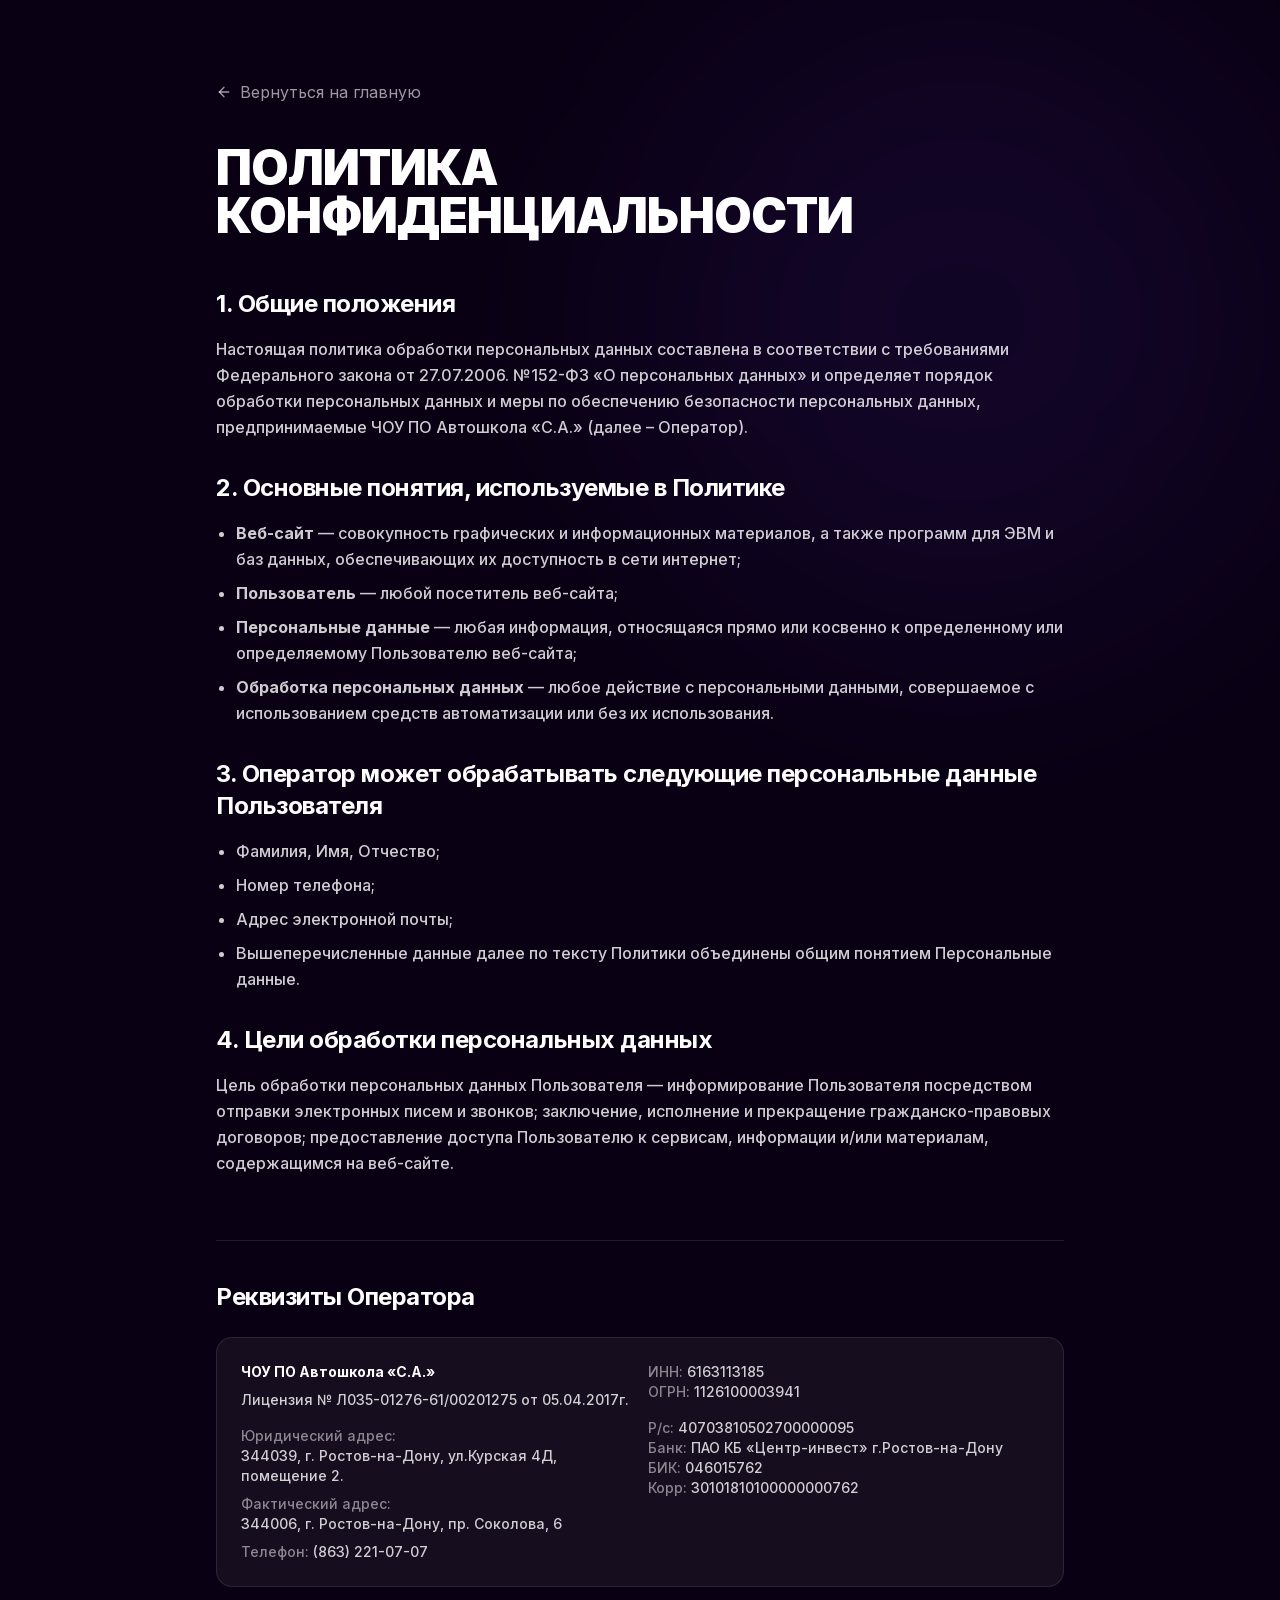
<file: privacy.html>
<!DOCTYPE html><html lang="ru" class="inter_9b9db241-module__sLJoNW__variable scroll-smooth"><head><meta charSet="utf-8"/><meta name="viewport" content="width=device-width, initial-scale=1"/><link rel="preload" href="/_next/static/media/83afe278b6a6bb3c-s.p.2bn3s6zvc0dyp.woff2" as="font" crossorigin="" type="font/woff2"/><link rel="preload" href="/_next/static/media/9c72aa0f40e4eef8-s.p.1y4-pdgsjb-pw.woff2" as="font" crossorigin="" type="font/woff2"/><link rel="stylesheet" href="/_next/static/chunks/3m459niyzvy7q.css" data-precedence="next"/><link rel="preload" as="script" fetchPriority="low" href="/_next/static/chunks/3z5q_p4msz2ha.js"/><script src="/_next/static/chunks/15orcrkp-_9ct.js" async=""></script><script src="/_next/static/chunks/3n7dm2ojtyzwn.js" async=""></script><script src="/_next/static/chunks/082obv3v03b-9.js" async=""></script><script src="/_next/static/chunks/turbopack-16rh89gv7wcpw.js" async=""></script><script src="/_next/static/chunks/05-c3ty_6dwfk.js" async=""></script><script src="/_next/static/chunks/14mrh2-p_w84d.js" async=""></script><script src="/_next/static/chunks/02ano3d0-_59t.js" async=""></script><meta name="next-size-adjust" content=""/><title>Школа вождения электросамокатов и велосипедов для детей.</title><meta name="description" content="Профессиональное обучение вождению средств индивидуальной мобильности. Современный подход, квалифицированные педагоги и инструкторы, образовательная лицензия с 2012г."/><link rel="icon" href="/favicon.ico?favicon.18m60fheanww9.ico" sizes="128x128" type="image/x-icon"/><script src="/_next/static/chunks/0cz1d0mv5g_q7.js" noModule=""></script></head><body class="antialiased min-h-screen bg-aurora-bg font-body text-white"><div hidden=""><!--$--><!--/$--></div><div class="min-h-screen bg-[#0a0014] text-white py-20 relative"><div class="absolute top-0 right-0 w-[50vw] h-[50vw] bg-[#5D34D0]/10 rounded-full blur-[120px] pointer-events-none"></div><div class="container mx-auto px-6 max-w-4xl relative z-10"><a class="inline-flex items-center text-white/60 hover:text-white mb-10 transition-colors" href="/"><svg xmlns="http://www.w3.org/2000/svg" width="24" height="24" viewBox="0 0 24 24" fill="none" stroke="currentColor" stroke-width="2" stroke-linecap="round" stroke-linejoin="round" class="lucide lucide-arrow-left w-4 h-4 mr-2" aria-hidden="true"><path d="m12 19-7-7 7-7"></path><path d="M19 12H5"></path></svg>Вернуться на главную</a><h1 class="text-4xl md:text-5xl font-black mb-12">ПОЛИТИКА КОНФИДЕНЦИАЛЬНОСТИ</h1><div class="space-y-8 text-white/80 leading-relaxed font-medium"><section><h2 class="text-2xl font-bold text-white mb-4">1. Общие положения</h2><p>Настоящая политика обработки персональных данных составлена в соответствии с требованиями Федерального закона от 27.07.2006. №152-ФЗ «О персональных данных» и определяет порядок обработки персональных данных и меры по обеспечению безопасности персональных данных, предпринимаемые ЧОУ ПО Автошкола «С.А.» (далее – Оператор).</p></section><section><h2 class="text-2xl font-bold text-white mb-4">2. Основные понятия, используемые в Политике</h2><ul class="list-disc pl-5 space-y-2"><li><strong>Веб-сайт</strong> — совокупность графических и информационных материалов, а также программ для ЭВМ и баз данных, обеспечивающих их доступность в сети интернет;</li><li><strong>Пользователь</strong> — любой посетитель веб-сайта;</li><li><strong>Персональные данные</strong> — любая информация, относящаяся прямо или косвенно к определенному или определяемому Пользователю веб-сайта;</li><li><strong>Обработка персональных данных</strong> — любое действие с персональными данными, совершаемое с использованием средств автоматизации или без их использования.</li></ul></section><section><h2 class="text-2xl font-bold text-white mb-4">3. Оператор может обрабатывать следующие персональные данные Пользователя</h2><ul class="list-disc pl-5 space-y-2"><li>Фамилия, Имя, Отчество;</li><li>Номер телефона;</li><li>Адрес электронной почты;</li><li>Вышеперечисленные данные далее по тексту Политики объединены общим понятием Персональные данные.</li></ul></section><section><h2 class="text-2xl font-bold text-white mb-4">4. Цели обработки персональных данных</h2><p>Цель обработки персональных данных Пользователя — информирование Пользователя посредством отправки электронных писем и звонков; заключение, исполнение и прекращение гражданско-правовых договоров; предоставление доступа Пользователю к сервисам, информации и/или материалам, содержащимся на веб-сайте.</p></section><section class="mt-16 pt-10 border-t border-white/10"><h2 class="text-2xl font-bold text-white mb-6">Реквизиты Оператора</h2><div class="grid grid-cols-1 md:grid-cols-2 gap-4 text-sm bg-white/5 p-6 rounded-2xl border border-white/10"><div><p class="font-bold text-white mb-2">ЧОУ ПО Автошкола «С.А.»</p><p>Лицензия № Л035-01276-61/00201275 от 05.04.2017г.</p><p class="mt-4"><span class="text-white/50">Юридический адрес:</span><br/>344039, г. Ростов-на-Дону, ул.Курская 4Д, помещение 2.</p><p class="mt-2"><span class="text-white/50">Фактический адрес:</span><br/>344006, г. Ростов-на-Дону, пр. Соколова, 6</p><p class="mt-2"><span class="text-white/50">Телефон:</span> (863) 221-07-07</p></div><div><p><span class="text-white/50">ИНН:</span> 6163113185</p><p><span class="text-white/50">ОГРН:</span> 1126100003941</p><p class="mt-4"><span class="text-white/50">Р/с:</span> 40703810502700000095</p><p><span class="text-white/50">Банк:</span> ПАО КБ «Центр-инвест» г.Ростов-на-Дону</p><p><span class="text-white/50">БИК:</span> 046015762</p><p><span class="text-white/50">Корр:</span> 30101810100000000762</p></div></div></section></div></div></div><!--$--><!--/$--><script src="/_next/static/chunks/3z5q_p4msz2ha.js" id="_R_" async=""></script><script>(self.__next_f=self.__next_f||[]).push([0])</script><script>self.__next_f.push([1,"1:\"$Sreact.fragment\"\n2:I[39756,[\"/_next/static/chunks/05-c3ty_6dwfk.js\",\"/_next/static/chunks/14mrh2-p_w84d.js\"],\"default\"]\n3:I[37457,[\"/_next/static/chunks/05-c3ty_6dwfk.js\",\"/_next/static/chunks/14mrh2-p_w84d.js\"],\"default\"]\n4:I[22016,[\"/_next/static/chunks/05-c3ty_6dwfk.js\",\"/_next/static/chunks/14mrh2-p_w84d.js\",\"/_next/static/chunks/02ano3d0-_59t.js\"],\"\"]\n5:I[5014,[\"/_next/static/chunks/05-c3ty_6dwfk.js\",\"/_next/static/chunks/14mrh2-p_w84d.js\",\"/_next/static/chunks/02ano3d0-_59t.js\"],\"default\"]\ne:I[68027,[\"/_next/static/chunks/05-c3ty_6dwfk.js\",\"/_next/static/chunks/14mrh2-p_w84d.js\"],\"default\",1]\n:HL[\"/_next/static/chunks/3m459niyzvy7q.css\",\"style\"]\n:HL[\"/_next/static/media/83afe278b6a6bb3c-s.p.2bn3s6zvc0dyp.woff2\",\"font\",{\"crossOrigin\":\"\",\"type\":\"font/woff2\"}]\n:HL[\"/_next/static/media/9c72aa0f40e4eef8-s.p.1y4-pdgsjb-pw.woff2\",\"font\",{\"crossOrigin\":\"\",\"type\":\"font/woff2\"}]\n"])</script><script>self.__next_f.push([1,"0:{\"P\":null,\"c\":[\"\",\"privacy\"],\"q\":\"\",\"i\":false,\"f\":[[[\"\",{\"children\":[\"privacy\",{\"children\":[\"__PAGE__\",{}]}]},\"$undefined\",\"$undefined\",16],[[\"$\",\"$1\",\"c\",{\"children\":[[[\"$\",\"link\",\"0\",{\"rel\":\"stylesheet\",\"href\":\"/_next/static/chunks/3m459niyzvy7q.css\",\"precedence\":\"next\",\"crossOrigin\":\"$undefined\",\"nonce\":\"$undefined\"}],[\"$\",\"script\",\"script-0\",{\"src\":\"/_next/static/chunks/05-c3ty_6dwfk.js\",\"async\":true,\"nonce\":\"$undefined\"}],[\"$\",\"script\",\"script-1\",{\"src\":\"/_next/static/chunks/14mrh2-p_w84d.js\",\"async\":true,\"nonce\":\"$undefined\"}]],[\"$\",\"html\",null,{\"lang\":\"ru\",\"className\":\"inter_9b9db241-module__sLJoNW__variable scroll-smooth\",\"children\":[\"$\",\"body\",null,{\"className\":\"antialiased min-h-screen bg-aurora-bg font-body text-white\",\"children\":[\"$\",\"$L2\",null,{\"parallelRouterKey\":\"children\",\"error\":\"$undefined\",\"errorStyles\":\"$undefined\",\"errorScripts\":\"$undefined\",\"template\":[\"$\",\"$L3\",null,{}],\"templateStyles\":\"$undefined\",\"templateScripts\":\"$undefined\",\"notFound\":[[[\"$\",\"title\",null,{\"children\":\"404: This page could not be found.\"}],[\"$\",\"div\",null,{\"style\":{\"fontFamily\":\"system-ui,\\\"Segoe UI\\\",Roboto,Helvetica,Arial,sans-serif,\\\"Apple Color Emoji\\\",\\\"Segoe UI Emoji\\\"\",\"height\":\"100vh\",\"textAlign\":\"center\",\"display\":\"flex\",\"flexDirection\":\"column\",\"alignItems\":\"center\",\"justifyContent\":\"center\"},\"children\":[\"$\",\"div\",null,{\"children\":[[\"$\",\"style\",null,{\"dangerouslySetInnerHTML\":{\"__html\":\"body{color:#000;background:#fff;margin:0}.next-error-h1{border-right:1px solid rgba(0,0,0,.3)}@media (prefers-color-scheme:dark){body{color:#fff;background:#000}.next-error-h1{border-right:1px solid rgba(255,255,255,.3)}}\"}}],[\"$\",\"h1\",null,{\"className\":\"next-error-h1\",\"style\":{\"display\":\"inline-block\",\"margin\":\"0 20px 0 0\",\"padding\":\"0 23px 0 0\",\"fontSize\":24,\"fontWeight\":500,\"verticalAlign\":\"top\",\"lineHeight\":\"49px\"},\"children\":404}],[\"$\",\"div\",null,{\"style\":{\"display\":\"inline-block\"},\"children\":[\"$\",\"h2\",null,{\"style\":{\"fontSize\":14,\"fontWeight\":400,\"lineHeight\":\"49px\",\"margin\":0},\"children\":\"This page could not be found.\"}]}]]}]}]],[]],\"forbidden\":\"$undefined\",\"unauthorized\":\"$undefined\"}]}]}]]}],{\"children\":[[\"$\",\"$1\",\"c\",{\"children\":[null,[\"$\",\"$L2\",null,{\"parallelRouterKey\":\"children\",\"error\":\"$undefined\",\"errorStyles\":\"$undefined\",\"errorScripts\":\"$undefined\",\"template\":[\"$\",\"$L3\",null,{}],\"templateStyles\":\"$undefined\",\"templateScripts\":\"$undefined\",\"notFound\":\"$undefined\",\"forbidden\":\"$undefined\",\"unauthorized\":\"$undefined\"}]]}],{\"children\":[[\"$\",\"$1\",\"c\",{\"children\":[[\"$\",\"div\",null,{\"className\":\"min-h-screen bg-[#0a0014] text-white py-20 relative\",\"children\":[[\"$\",\"div\",null,{\"className\":\"absolute top-0 right-0 w-[50vw] h-[50vw] bg-[#5D34D0]/10 rounded-full blur-[120px] pointer-events-none\"}],[\"$\",\"div\",null,{\"className\":\"container mx-auto px-6 max-w-4xl relative z-10\",\"children\":[[\"$\",\"$L4\",null,{\"href\":\"/\",\"className\":\"inline-flex items-center text-white/60 hover:text-white mb-10 transition-colors\",\"children\":[[\"$\",\"$L5\",null,{\"ref\":\"$undefined\",\"iconNode\":[[\"path\",{\"d\":\"m12 19-7-7 7-7\",\"key\":\"1l729n\"}],[\"path\",{\"d\":\"M19 12H5\",\"key\":\"x3x0zl\"}]],\"className\":\"lucide-arrow-left w-4 h-4 mr-2\"}],\"Вернуться на главную\"]}],[\"$\",\"h1\",null,{\"className\":\"text-4xl md:text-5xl font-black mb-12\",\"children\":\"ПОЛИТИКА КОНФИДЕНЦИАЛЬНОСТИ\"}],[\"$\",\"div\",null,{\"className\":\"space-y-8 text-white/80 leading-relaxed font-medium\",\"children\":[[\"$\",\"section\",null,{\"children\":[[\"$\",\"h2\",null,{\"className\":\"text-2xl font-bold text-white mb-4\",\"children\":\"1. Общие положения\"}],[\"$\",\"p\",null,{\"children\":\"Настоящая политика обработки персональных данных составлена в соответствии с требованиями Федерального закона от 27.07.2006. №152-ФЗ «О персональных данных» и определяет порядок обработки персональных данных и меры по обеспечению безопасности персональных данных, предпринимаемые ЧОУ ПО Автошкола «С.А.» (далее – Оператор).\"}]]}],[\"$\",\"section\",null,{\"children\":[[\"$\",\"h2\",null,{\"className\":\"text-2xl font-bold text-white mb-4\",\"children\":\"2. Основные понятия, используемые в Политике\"}],[\"$\",\"ul\",null,{\"className\":\"list-disc pl-5 space-y-2\",\"children\":[[\"$\",\"li\",null,{\"children\":[[\"$\",\"strong\",null,{\"children\":\"Веб-сайт\"}],\" — совокупность графических и информационных материалов, а также программ для ЭВМ и баз данных, обеспечивающих их доступность в сети интернет;\"]}],[\"$\",\"li\",null,{\"children\":[[\"$\",\"strong\",null,{\"children\":\"Пользователь\"}],\" — любой посетитель веб-сайта;\"]}],[\"$\",\"li\",null,{\"children\":[[\"$\",\"strong\",null,{\"children\":\"Персональные данные\"}],\" — любая информация, относящаяся прямо или косвенно к определенному или определяемому Пользователю веб-сайта;\"]}],\"$L6\"]}]]}],\"$L7\",\"$L8\",\"$L9\"]}]]}]]}],[\"$La\"],\"$Lb\"]}],{},null,false,null]},null,false,\"$@c\"]},null,false,null],\"$Ld\",false]],\"m\":\"$undefined\",\"G\":[\"$e\",[\"$Lf\"]],\"S\":true,\"h\":null,\"s\":\"$undefined\",\"l\":\"$undefined\",\"p\":\"$undefined\",\"d\":\"$undefined\",\"b\":\"Tzv2tePwi965sWeVBgM5b\"}\n"])</script><script>self.__next_f.push([1,"10:I[97367,[\"/_next/static/chunks/05-c3ty_6dwfk.js\",\"/_next/static/chunks/14mrh2-p_w84d.js\"],\"OutletBoundary\"]\n11:\"$Sreact.suspense\"\n14:I[97367,[\"/_next/static/chunks/05-c3ty_6dwfk.js\",\"/_next/static/chunks/14mrh2-p_w84d.js\"],\"ViewportBoundary\"]\n16:I[97367,[\"/_next/static/chunks/05-c3ty_6dwfk.js\",\"/_next/static/chunks/14mrh2-p_w84d.js\"],\"MetadataBoundary\"]\n6:[\"$\",\"li\",null,{\"children\":[[\"$\",\"strong\",null,{\"children\":\"Обработка персональных данных\"}],\" — любое действие с персональными данными, совершаемое с использованием средств автоматизации или без их использования.\"]}]\n7:[\"$\",\"section\",null,{\"children\":[[\"$\",\"h2\",null,{\"className\":\"text-2xl font-bold text-white mb-4\",\"children\":\"3. Оператор может обрабатывать следующие персональные данные Пользователя\"}],[\"$\",\"ul\",null,{\"className\":\"list-disc pl-5 space-y-2\",\"children\":[[\"$\",\"li\",null,{\"children\":\"Фамилия, Имя, Отчество;\"}],[\"$\",\"li\",null,{\"children\":\"Номер телефона;\"}],[\"$\",\"li\",null,{\"children\":\"Адрес электронной почты;\"}],[\"$\",\"li\",null,{\"children\":\"Вышеперечисленные данные далее по тексту Политики объединены общим понятием Персональные данные.\"}]]}]]}]\n8:[\"$\",\"section\",null,{\"children\":[[\"$\",\"h2\",null,{\"className\":\"text-2xl font-bold text-white mb-4\",\"children\":\"4. Цели обработки персональных данных\"}],[\"$\",\"p\",null,{\"children\":\"Цель обработки персональных данных Пользователя — информирование Пользователя посредством отправки электронных писем и звонков; заключение, исполнение и прекращение гражданско-правовых договоров; предоставление доступа Пользователю к сервисам, информации и/или материалам, содержащимся на веб-сайте.\"}]]}]\n"])</script><script>self.__next_f.push([1,"9:[\"$\",\"section\",null,{\"className\":\"mt-16 pt-10 border-t border-white/10\",\"children\":[[\"$\",\"h2\",null,{\"className\":\"text-2xl font-bold text-white mb-6\",\"children\":\"Реквизиты Оператора\"}],[\"$\",\"div\",null,{\"className\":\"grid grid-cols-1 md:grid-cols-2 gap-4 text-sm bg-white/5 p-6 rounded-2xl border border-white/10\",\"children\":[[\"$\",\"div\",null,{\"children\":[[\"$\",\"p\",null,{\"className\":\"font-bold text-white mb-2\",\"children\":\"ЧОУ ПО Автошкола «С.А.»\"}],[\"$\",\"p\",null,{\"children\":\"Лицензия № Л035-01276-61/00201275 от 05.04.2017г.\"}],[\"$\",\"p\",null,{\"className\":\"mt-4\",\"children\":[[\"$\",\"span\",null,{\"className\":\"text-white/50\",\"children\":\"Юридический адрес:\"}],[\"$\",\"br\",null,{}],\"344039, г. Ростов-на-Дону, ул.Курская 4Д, помещение 2.\"]}],[\"$\",\"p\",null,{\"className\":\"mt-2\",\"children\":[[\"$\",\"span\",null,{\"className\":\"text-white/50\",\"children\":\"Фактический адрес:\"}],[\"$\",\"br\",null,{}],\"344006, г. Ростов-на-Дону, пр. Соколова, 6\"]}],[\"$\",\"p\",null,{\"className\":\"mt-2\",\"children\":[[\"$\",\"span\",null,{\"className\":\"text-white/50\",\"children\":\"Телефон:\"}],\" (863) 221-07-07\"]}]]}],[\"$\",\"div\",null,{\"children\":[[\"$\",\"p\",null,{\"children\":[[\"$\",\"span\",null,{\"className\":\"text-white/50\",\"children\":\"ИНН:\"}],\" 6163113185\"]}],[\"$\",\"p\",null,{\"children\":[[\"$\",\"span\",null,{\"className\":\"text-white/50\",\"children\":\"ОГРН:\"}],\" 1126100003941\"]}],[\"$\",\"p\",null,{\"className\":\"mt-4\",\"children\":[[\"$\",\"span\",null,{\"className\":\"text-white/50\",\"children\":\"Р/с:\"}],\" 40703810502700000095\"]}],[\"$\",\"p\",null,{\"children\":[[\"$\",\"span\",null,{\"className\":\"text-white/50\",\"children\":\"Банк:\"}],\" ПАО КБ «Центр-инвест» г.Ростов-на-Дону\"]}],[\"$\",\"p\",null,{\"children\":[[\"$\",\"span\",null,{\"className\":\"text-white/50\",\"children\":\"БИК:\"}],\" 046015762\"]}],[\"$\",\"p\",null,{\"children\":[[\"$\",\"span\",null,{\"className\":\"text-white/50\",\"children\":\"Корр:\"}],\" 30101810100000000762\"]}]]}]]}]]}]\n"])</script><script>self.__next_f.push([1,"a:[\"$\",\"script\",\"script-0\",{\"src\":\"/_next/static/chunks/02ano3d0-_59t.js\",\"async\":true,\"nonce\":\"$undefined\"}]\nb:[\"$\",\"$L10\",null,{\"children\":[\"$\",\"$11\",null,{\"name\":\"Next.MetadataOutlet\",\"children\":\"$@12\"}]}]\n13:[]\nc:\"$W13\"\nd:[\"$\",\"$1\",\"h\",{\"children\":[null,[\"$\",\"$L14\",null,{\"children\":\"$L15\"}],[\"$\",\"div\",null,{\"hidden\":true,\"children\":[\"$\",\"$L16\",null,{\"children\":[\"$\",\"$11\",null,{\"name\":\"Next.Metadata\",\"children\":\"$L17\"}]}]}],[\"$\",\"meta\",null,{\"name\":\"next-size-adjust\",\"content\":\"\"}]]}]\nf:[\"$\",\"link\",\"0\",{\"rel\":\"stylesheet\",\"href\":\"/_next/static/chunks/3m459niyzvy7q.css\",\"precedence\":\"next\",\"crossOrigin\":\"$undefined\",\"nonce\":\"$undefined\"}]\n"])</script><script>self.__next_f.push([1,"15:[[\"$\",\"meta\",\"0\",{\"charSet\":\"utf-8\"}],[\"$\",\"meta\",\"1\",{\"name\":\"viewport\",\"content\":\"width=device-width, initial-scale=1\"}]]\n"])</script><script>self.__next_f.push([1,"18:I[27201,[\"/_next/static/chunks/05-c3ty_6dwfk.js\",\"/_next/static/chunks/14mrh2-p_w84d.js\"],\"IconMark\"]\n12:null\n17:[[\"$\",\"title\",\"0\",{\"children\":\"Школа вождения электросамокатов и велосипедов для детей.\"}],[\"$\",\"meta\",\"1\",{\"name\":\"description\",\"content\":\"Профессиональное обучение вождению средств индивидуальной мобильности. Современный подход, квалифицированные педагоги и инструкторы, образовательная лицензия с 2012г.\"}],[\"$\",\"link\",\"2\",{\"rel\":\"icon\",\"href\":\"/favicon.ico?favicon.18m60fheanww9.ico\",\"sizes\":\"128x128\",\"type\":\"image/x-icon\"}],[\"$\",\"$L18\",\"3\",{}]]\n"])</script></body></html>
</file>
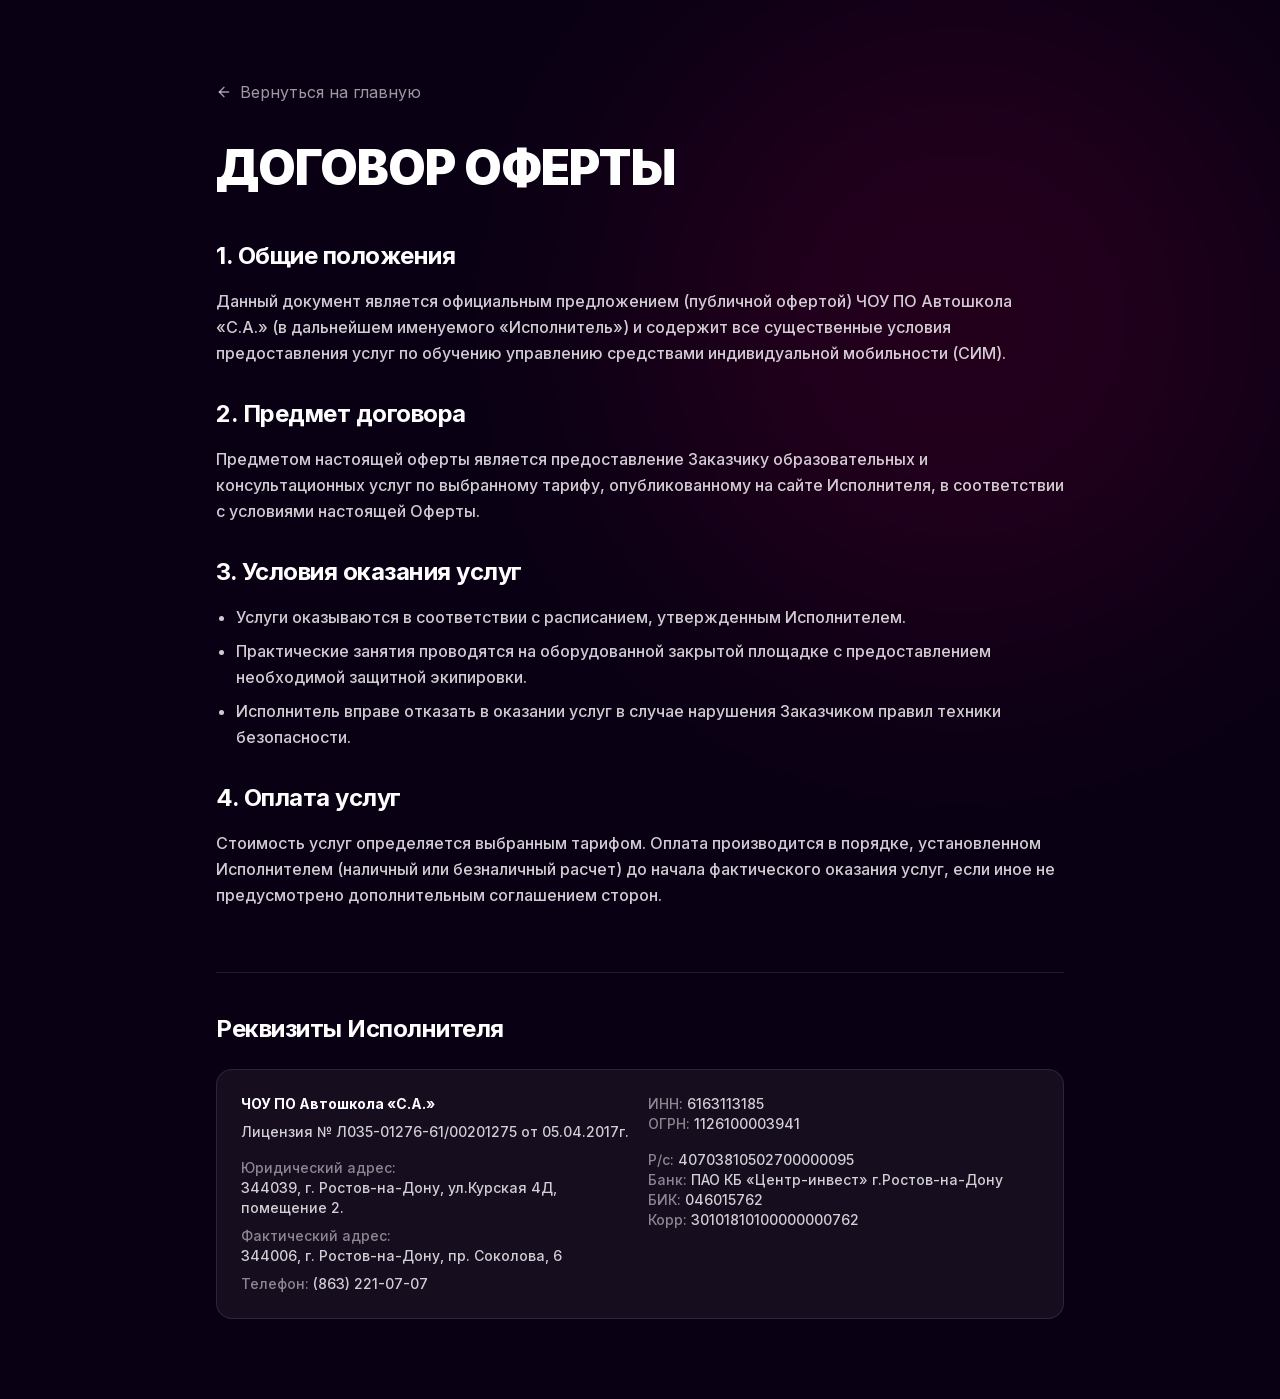
<file: terms.html>
<!DOCTYPE html><html lang="ru" class="inter_9b9db241-module__sLJoNW__variable scroll-smooth"><head><meta charSet="utf-8"/><meta name="viewport" content="width=device-width, initial-scale=1"/><link rel="preload" href="/_next/static/media/83afe278b6a6bb3c-s.p.2bn3s6zvc0dyp.woff2" as="font" crossorigin="" type="font/woff2"/><link rel="preload" href="/_next/static/media/9c72aa0f40e4eef8-s.p.1y4-pdgsjb-pw.woff2" as="font" crossorigin="" type="font/woff2"/><link rel="stylesheet" href="/_next/static/chunks/3m459niyzvy7q.css" data-precedence="next"/><link rel="preload" as="script" fetchPriority="low" href="/_next/static/chunks/3z5q_p4msz2ha.js"/><script src="/_next/static/chunks/15orcrkp-_9ct.js" async=""></script><script src="/_next/static/chunks/3n7dm2ojtyzwn.js" async=""></script><script src="/_next/static/chunks/082obv3v03b-9.js" async=""></script><script src="/_next/static/chunks/turbopack-16rh89gv7wcpw.js" async=""></script><script src="/_next/static/chunks/05-c3ty_6dwfk.js" async=""></script><script src="/_next/static/chunks/14mrh2-p_w84d.js" async=""></script><script src="/_next/static/chunks/02ano3d0-_59t.js" async=""></script><meta name="next-size-adjust" content=""/><title>Школа вождения электросамокатов и велосипедов для детей.</title><meta name="description" content="Профессиональное обучение вождению средств индивидуальной мобильности. Современный подход, квалифицированные педагоги и инструкторы, образовательная лицензия с 2012г."/><link rel="icon" href="/favicon.ico?favicon.18m60fheanww9.ico" sizes="128x128" type="image/x-icon"/><script src="/_next/static/chunks/0cz1d0mv5g_q7.js" noModule=""></script></head><body class="antialiased min-h-screen bg-aurora-bg font-body text-white"><div hidden=""><!--$--><!--/$--></div><div class="min-h-screen bg-[#0a0014] text-white py-20 relative"><div class="absolute top-0 right-0 w-[50vw] h-[50vw] bg-[#FF006E]/10 rounded-full blur-[120px] pointer-events-none"></div><div class="container mx-auto px-6 max-w-4xl relative z-10"><a class="inline-flex items-center text-white/60 hover:text-white mb-10 transition-colors" href="/"><svg xmlns="http://www.w3.org/2000/svg" width="24" height="24" viewBox="0 0 24 24" fill="none" stroke="currentColor" stroke-width="2" stroke-linecap="round" stroke-linejoin="round" class="lucide lucide-arrow-left w-4 h-4 mr-2" aria-hidden="true"><path d="m12 19-7-7 7-7"></path><path d="M19 12H5"></path></svg>Вернуться на главную</a><h1 class="text-4xl md:text-5xl font-black mb-12">ДОГОВОР ОФЕРТЫ</h1><div class="space-y-8 text-white/80 leading-relaxed font-medium"><section><h2 class="text-2xl font-bold text-white mb-4">1. Общие положения</h2><p>Данный документ является официальным предложением (публичной офертой) ЧОУ ПО Автошкола «С.А.» (в дальнейшем именуемого «Исполнитель») и содержит все существенные условия предоставления услуг по обучению управлению средствами индивидуальной мобильности (СИМ).</p></section><section><h2 class="text-2xl font-bold text-white mb-4">2. Предмет договора</h2><p>Предметом настоящей оферты является предоставление Заказчику образовательных и консультационных услуг по выбранному тарифу, опубликованному на сайте Исполнителя, в соответствии с условиями настоящей Оферты.</p></section><section><h2 class="text-2xl font-bold text-white mb-4">3. Условия оказания услуг</h2><ul class="list-disc pl-5 space-y-2"><li>Услуги оказываются в соответствии с расписанием, утвержденным Исполнителем.</li><li>Практические занятия проводятся на оборудованной закрытой площадке с предоставлением необходимой защитной экипировки.</li><li>Исполнитель вправе отказать в оказании услуг в случае нарушения Заказчиком правил техники безопасности.</li></ul></section><section><h2 class="text-2xl font-bold text-white mb-4">4. Оплата услуг</h2><p>Стоимость услуг определяется выбранным тарифом. Оплата производится в порядке, установленном Исполнителем (наличный или безналичный расчет) до начала фактического оказания услуг, если иное не предусмотрено дополнительным соглашением сторон.</p></section><section class="mt-16 pt-10 border-t border-white/10"><h2 class="text-2xl font-bold text-white mb-6">Реквизиты Исполнителя</h2><div class="grid grid-cols-1 md:grid-cols-2 gap-4 text-sm bg-white/5 p-6 rounded-2xl border border-white/10"><div><p class="font-bold text-white mb-2">ЧОУ ПО Автошкола «С.А.»</p><p>Лицензия № Л035-01276-61/00201275 от 05.04.2017г.</p><p class="mt-4"><span class="text-white/50">Юридический адрес:</span><br/>344039, г. Ростов-на-Дону, ул.Курская 4Д, помещение 2.</p><p class="mt-2"><span class="text-white/50">Фактический адрес:</span><br/>344006, г. Ростов-на-Дону, пр. Соколова, 6</p><p class="mt-2"><span class="text-white/50">Телефон:</span> (863) 221-07-07</p></div><div><p><span class="text-white/50">ИНН:</span> 6163113185</p><p><span class="text-white/50">ОГРН:</span> 1126100003941</p><p class="mt-4"><span class="text-white/50">Р/с:</span> 40703810502700000095</p><p><span class="text-white/50">Банк:</span> ПАО КБ «Центр-инвест» г.Ростов-на-Дону</p><p><span class="text-white/50">БИК:</span> 046015762</p><p><span class="text-white/50">Корр:</span> 30101810100000000762</p></div></div></section></div></div></div><!--$--><!--/$--><script src="/_next/static/chunks/3z5q_p4msz2ha.js" id="_R_" async=""></script><script>(self.__next_f=self.__next_f||[]).push([0])</script><script>self.__next_f.push([1,"1:\"$Sreact.fragment\"\n2:I[39756,[\"/_next/static/chunks/05-c3ty_6dwfk.js\",\"/_next/static/chunks/14mrh2-p_w84d.js\"],\"default\"]\n3:I[37457,[\"/_next/static/chunks/05-c3ty_6dwfk.js\",\"/_next/static/chunks/14mrh2-p_w84d.js\"],\"default\"]\n4:I[22016,[\"/_next/static/chunks/05-c3ty_6dwfk.js\",\"/_next/static/chunks/14mrh2-p_w84d.js\",\"/_next/static/chunks/02ano3d0-_59t.js\"],\"\"]\n5:I[5014,[\"/_next/static/chunks/05-c3ty_6dwfk.js\",\"/_next/static/chunks/14mrh2-p_w84d.js\",\"/_next/static/chunks/02ano3d0-_59t.js\"],\"default\"]\nd:I[68027,[\"/_next/static/chunks/05-c3ty_6dwfk.js\",\"/_next/static/chunks/14mrh2-p_w84d.js\"],\"default\",1]\n:HL[\"/_next/static/chunks/3m459niyzvy7q.css\",\"style\"]\n:HL[\"/_next/static/media/83afe278b6a6bb3c-s.p.2bn3s6zvc0dyp.woff2\",\"font\",{\"crossOrigin\":\"\",\"type\":\"font/woff2\"}]\n:HL[\"/_next/static/media/9c72aa0f40e4eef8-s.p.1y4-pdgsjb-pw.woff2\",\"font\",{\"crossOrigin\":\"\",\"type\":\"font/woff2\"}]\n"])</script><script>self.__next_f.push([1,"0:{\"P\":null,\"c\":[\"\",\"terms\"],\"q\":\"\",\"i\":false,\"f\":[[[\"\",{\"children\":[\"terms\",{\"children\":[\"__PAGE__\",{}]}]},\"$undefined\",\"$undefined\",16],[[\"$\",\"$1\",\"c\",{\"children\":[[[\"$\",\"link\",\"0\",{\"rel\":\"stylesheet\",\"href\":\"/_next/static/chunks/3m459niyzvy7q.css\",\"precedence\":\"next\",\"crossOrigin\":\"$undefined\",\"nonce\":\"$undefined\"}],[\"$\",\"script\",\"script-0\",{\"src\":\"/_next/static/chunks/05-c3ty_6dwfk.js\",\"async\":true,\"nonce\":\"$undefined\"}],[\"$\",\"script\",\"script-1\",{\"src\":\"/_next/static/chunks/14mrh2-p_w84d.js\",\"async\":true,\"nonce\":\"$undefined\"}]],[\"$\",\"html\",null,{\"lang\":\"ru\",\"className\":\"inter_9b9db241-module__sLJoNW__variable scroll-smooth\",\"children\":[\"$\",\"body\",null,{\"className\":\"antialiased min-h-screen bg-aurora-bg font-body text-white\",\"children\":[\"$\",\"$L2\",null,{\"parallelRouterKey\":\"children\",\"error\":\"$undefined\",\"errorStyles\":\"$undefined\",\"errorScripts\":\"$undefined\",\"template\":[\"$\",\"$L3\",null,{}],\"templateStyles\":\"$undefined\",\"templateScripts\":\"$undefined\",\"notFound\":[[[\"$\",\"title\",null,{\"children\":\"404: This page could not be found.\"}],[\"$\",\"div\",null,{\"style\":{\"fontFamily\":\"system-ui,\\\"Segoe UI\\\",Roboto,Helvetica,Arial,sans-serif,\\\"Apple Color Emoji\\\",\\\"Segoe UI Emoji\\\"\",\"height\":\"100vh\",\"textAlign\":\"center\",\"display\":\"flex\",\"flexDirection\":\"column\",\"alignItems\":\"center\",\"justifyContent\":\"center\"},\"children\":[\"$\",\"div\",null,{\"children\":[[\"$\",\"style\",null,{\"dangerouslySetInnerHTML\":{\"__html\":\"body{color:#000;background:#fff;margin:0}.next-error-h1{border-right:1px solid rgba(0,0,0,.3)}@media (prefers-color-scheme:dark){body{color:#fff;background:#000}.next-error-h1{border-right:1px solid rgba(255,255,255,.3)}}\"}}],[\"$\",\"h1\",null,{\"className\":\"next-error-h1\",\"style\":{\"display\":\"inline-block\",\"margin\":\"0 20px 0 0\",\"padding\":\"0 23px 0 0\",\"fontSize\":24,\"fontWeight\":500,\"verticalAlign\":\"top\",\"lineHeight\":\"49px\"},\"children\":404}],[\"$\",\"div\",null,{\"style\":{\"display\":\"inline-block\"},\"children\":[\"$\",\"h2\",null,{\"style\":{\"fontSize\":14,\"fontWeight\":400,\"lineHeight\":\"49px\",\"margin\":0},\"children\":\"This page could not be found.\"}]}]]}]}]],[]],\"forbidden\":\"$undefined\",\"unauthorized\":\"$undefined\"}]}]}]]}],{\"children\":[[\"$\",\"$1\",\"c\",{\"children\":[null,[\"$\",\"$L2\",null,{\"parallelRouterKey\":\"children\",\"error\":\"$undefined\",\"errorStyles\":\"$undefined\",\"errorScripts\":\"$undefined\",\"template\":[\"$\",\"$L3\",null,{}],\"templateStyles\":\"$undefined\",\"templateScripts\":\"$undefined\",\"notFound\":\"$undefined\",\"forbidden\":\"$undefined\",\"unauthorized\":\"$undefined\"}]]}],{\"children\":[[\"$\",\"$1\",\"c\",{\"children\":[[\"$\",\"div\",null,{\"className\":\"min-h-screen bg-[#0a0014] text-white py-20 relative\",\"children\":[[\"$\",\"div\",null,{\"className\":\"absolute top-0 right-0 w-[50vw] h-[50vw] bg-[#FF006E]/10 rounded-full blur-[120px] pointer-events-none\"}],[\"$\",\"div\",null,{\"className\":\"container mx-auto px-6 max-w-4xl relative z-10\",\"children\":[[\"$\",\"$L4\",null,{\"href\":\"/\",\"className\":\"inline-flex items-center text-white/60 hover:text-white mb-10 transition-colors\",\"children\":[[\"$\",\"$L5\",null,{\"ref\":\"$undefined\",\"iconNode\":[[\"path\",{\"d\":\"m12 19-7-7 7-7\",\"key\":\"1l729n\"}],[\"path\",{\"d\":\"M19 12H5\",\"key\":\"x3x0zl\"}]],\"className\":\"lucide-arrow-left w-4 h-4 mr-2\"}],\"Вернуться на главную\"]}],[\"$\",\"h1\",null,{\"className\":\"text-4xl md:text-5xl font-black mb-12\",\"children\":\"ДОГОВОР ОФЕРТЫ\"}],[\"$\",\"div\",null,{\"className\":\"space-y-8 text-white/80 leading-relaxed font-medium\",\"children\":[[\"$\",\"section\",null,{\"children\":[[\"$\",\"h2\",null,{\"className\":\"text-2xl font-bold text-white mb-4\",\"children\":\"1. Общие положения\"}],[\"$\",\"p\",null,{\"children\":\"Данный документ является официальным предложением (публичной офертой) ЧОУ ПО Автошкола «С.А.» (в дальнейшем именуемого «Исполнитель») и содержит все существенные условия предоставления услуг по обучению управлению средствами индивидуальной мобильности (СИМ).\"}]]}],[\"$\",\"section\",null,{\"children\":[[\"$\",\"h2\",null,{\"className\":\"text-2xl font-bold text-white mb-4\",\"children\":\"2. Предмет договора\"}],[\"$\",\"p\",null,{\"children\":\"Предметом настоящей оферты является предоставление Заказчику образовательных и консультационных услуг по выбранному тарифу, опубликованному на сайте Исполнителя, в соответствии с условиями настоящей Оферты.\"}]]}],[\"$\",\"section\",null,{\"children\":[[\"$\",\"h2\",null,{\"className\":\"text-2xl font-bold text-white mb-4\",\"children\":\"3. Условия оказания услуг\"}],[\"$\",\"ul\",null,{\"className\":\"list-disc pl-5 space-y-2\",\"children\":[[\"$\",\"li\",null,{\"children\":\"Услуги оказываются в соответствии с расписанием, утвержденным Исполнителем.\"}],[\"$\",\"li\",null,{\"children\":\"Практические занятия проводятся на оборудованной закрытой площадке с предоставлением необходимой защитной экипировки.\"}],\"$L6\"]}]]}],\"$L7\",\"$L8\"]}]]}]]}],[\"$L9\"],\"$La\"]}],{},null,false,null]},null,false,\"$@b\"]},null,false,null],\"$Lc\",false]],\"m\":\"$undefined\",\"G\":[\"$d\",[\"$Le\"]],\"S\":true,\"h\":null,\"s\":\"$undefined\",\"l\":\"$undefined\",\"p\":\"$undefined\",\"d\":\"$undefined\",\"b\":\"Tzv2tePwi965sWeVBgM5b\"}\n"])</script><script>self.__next_f.push([1,"f:I[97367,[\"/_next/static/chunks/05-c3ty_6dwfk.js\",\"/_next/static/chunks/14mrh2-p_w84d.js\"],\"OutletBoundary\"]\n10:\"$Sreact.suspense\"\n13:I[97367,[\"/_next/static/chunks/05-c3ty_6dwfk.js\",\"/_next/static/chunks/14mrh2-p_w84d.js\"],\"ViewportBoundary\"]\n15:I[97367,[\"/_next/static/chunks/05-c3ty_6dwfk.js\",\"/_next/static/chunks/14mrh2-p_w84d.js\"],\"MetadataBoundary\"]\n6:[\"$\",\"li\",null,{\"children\":\"Исполнитель вправе отказать в оказании услуг в случае нарушения Заказчиком правил техники безопасности.\"}]\n7:[\"$\",\"section\",null,{\"children\":[[\"$\",\"h2\",null,{\"className\":\"text-2xl font-bold text-white mb-4\",\"children\":\"4. Оплата услуг\"}],[\"$\",\"p\",null,{\"children\":\"Стоимость услуг определяется выбранным тарифом. Оплата производится в порядке, установленном Исполнителем (наличный или безналичный расчет) до начала фактического оказания услуг, если иное не предусмотрено дополнительным соглашением сторон.\"}]]}]\n"])</script><script>self.__next_f.push([1,"8:[\"$\",\"section\",null,{\"className\":\"mt-16 pt-10 border-t border-white/10\",\"children\":[[\"$\",\"h2\",null,{\"className\":\"text-2xl font-bold text-white mb-6\",\"children\":\"Реквизиты Исполнителя\"}],[\"$\",\"div\",null,{\"className\":\"grid grid-cols-1 md:grid-cols-2 gap-4 text-sm bg-white/5 p-6 rounded-2xl border border-white/10\",\"children\":[[\"$\",\"div\",null,{\"children\":[[\"$\",\"p\",null,{\"className\":\"font-bold text-white mb-2\",\"children\":\"ЧОУ ПО Автошкола «С.А.»\"}],[\"$\",\"p\",null,{\"children\":\"Лицензия № Л035-01276-61/00201275 от 05.04.2017г.\"}],[\"$\",\"p\",null,{\"className\":\"mt-4\",\"children\":[[\"$\",\"span\",null,{\"className\":\"text-white/50\",\"children\":\"Юридический адрес:\"}],[\"$\",\"br\",null,{}],\"344039, г. Ростов-на-Дону, ул.Курская 4Д, помещение 2.\"]}],[\"$\",\"p\",null,{\"className\":\"mt-2\",\"children\":[[\"$\",\"span\",null,{\"className\":\"text-white/50\",\"children\":\"Фактический адрес:\"}],[\"$\",\"br\",null,{}],\"344006, г. Ростов-на-Дону, пр. Соколова, 6\"]}],[\"$\",\"p\",null,{\"className\":\"mt-2\",\"children\":[[\"$\",\"span\",null,{\"className\":\"text-white/50\",\"children\":\"Телефон:\"}],\" (863) 221-07-07\"]}]]}],[\"$\",\"div\",null,{\"children\":[[\"$\",\"p\",null,{\"children\":[[\"$\",\"span\",null,{\"className\":\"text-white/50\",\"children\":\"ИНН:\"}],\" 6163113185\"]}],[\"$\",\"p\",null,{\"children\":[[\"$\",\"span\",null,{\"className\":\"text-white/50\",\"children\":\"ОГРН:\"}],\" 1126100003941\"]}],[\"$\",\"p\",null,{\"className\":\"mt-4\",\"children\":[[\"$\",\"span\",null,{\"className\":\"text-white/50\",\"children\":\"Р/с:\"}],\" 40703810502700000095\"]}],[\"$\",\"p\",null,{\"children\":[[\"$\",\"span\",null,{\"className\":\"text-white/50\",\"children\":\"Банк:\"}],\" ПАО КБ «Центр-инвест» г.Ростов-на-Дону\"]}],[\"$\",\"p\",null,{\"children\":[[\"$\",\"span\",null,{\"className\":\"text-white/50\",\"children\":\"БИК:\"}],\" 046015762\"]}],[\"$\",\"p\",null,{\"children\":[[\"$\",\"span\",null,{\"className\":\"text-white/50\",\"children\":\"Корр:\"}],\" 30101810100000000762\"]}]]}]]}]]}]\n"])</script><script>self.__next_f.push([1,"9:[\"$\",\"script\",\"script-0\",{\"src\":\"/_next/static/chunks/02ano3d0-_59t.js\",\"async\":true,\"nonce\":\"$undefined\"}]\na:[\"$\",\"$Lf\",null,{\"children\":[\"$\",\"$10\",null,{\"name\":\"Next.MetadataOutlet\",\"children\":\"$@11\"}]}]\n12:[]\nb:\"$W12\"\nc:[\"$\",\"$1\",\"h\",{\"children\":[null,[\"$\",\"$L13\",null,{\"children\":\"$L14\"}],[\"$\",\"div\",null,{\"hidden\":true,\"children\":[\"$\",\"$L15\",null,{\"children\":[\"$\",\"$10\",null,{\"name\":\"Next.Metadata\",\"children\":\"$L16\"}]}]}],[\"$\",\"meta\",null,{\"name\":\"next-size-adjust\",\"content\":\"\"}]]}]\ne:[\"$\",\"link\",\"0\",{\"rel\":\"stylesheet\",\"href\":\"/_next/static/chunks/3m459niyzvy7q.css\",\"precedence\":\"next\",\"crossOrigin\":\"$undefined\",\"nonce\":\"$undefined\"}]\n"])</script><script>self.__next_f.push([1,"14:[[\"$\",\"meta\",\"0\",{\"charSet\":\"utf-8\"}],[\"$\",\"meta\",\"1\",{\"name\":\"viewport\",\"content\":\"width=device-width, initial-scale=1\"}]]\n"])</script><script>self.__next_f.push([1,"17:I[27201,[\"/_next/static/chunks/05-c3ty_6dwfk.js\",\"/_next/static/chunks/14mrh2-p_w84d.js\"],\"IconMark\"]\n11:null\n16:[[\"$\",\"title\",\"0\",{\"children\":\"Школа вождения электросамокатов и велосипедов для детей.\"}],[\"$\",\"meta\",\"1\",{\"name\":\"description\",\"content\":\"Профессиональное обучение вождению средств индивидуальной мобильности. Современный подход, квалифицированные педагоги и инструкторы, образовательная лицензия с 2012г.\"}],[\"$\",\"link\",\"2\",{\"rel\":\"icon\",\"href\":\"/favicon.ico?favicon.18m60fheanww9.ico\",\"sizes\":\"128x128\",\"type\":\"image/x-icon\"}],[\"$\",\"$L17\",\"3\",{}]]\n"])</script></body></html>
</file>
<file: _next/static/chunks/3m459niyzvy7q.css>
@font-face{font-family:Inter;font-style:normal;font-weight:100 900;font-display:swap;src:url(../media/2c55a0e60120577a-s.0-dom-5bn10r2.woff2)format("woff2");unicode-range:U+460-52F,U+1C80-1C8A,U+20B4,U+2DE0-2DFF,U+A640-A69F,U+FE2E-FE2F}@font-face{font-family:Inter;font-style:normal;font-weight:100 900;font-display:swap;src:url(../media/9c72aa0f40e4eef8-s.p.1y4-pdgsjb-pw.woff2)format("woff2");unicode-range:U+301,U+400-45F,U+490-491,U+4B0-4B1,U+2116}@font-face{font-family:Inter;font-style:normal;font-weight:100 900;font-display:swap;src:url(../media/ad66f9afd8947f86-s.3lvt2whj97whp.woff2)format("woff2");unicode-range:U+1F??}@font-face{font-family:Inter;font-style:normal;font-weight:100 900;font-display:swap;src:url(../media/5476f68d60460930-s.2uwcyprjm3xu3.woff2)format("woff2");unicode-range:U+370-377,U+37A-37F,U+384-38A,U+38C,U+38E-3A1,U+3A3-3FF}@font-face{font-family:Inter;font-style:normal;font-weight:100 900;font-display:swap;src:url(../media/2bbe8d2671613f1f-s.0k62hbripvv8p.woff2)format("woff2");unicode-range:U+102-103,U+110-111,U+128-129,U+168-169,U+1A0-1A1,U+1AF-1B0,U+300-301,U+303-304,U+308-309,U+323,U+329,U+1EA0-1EF9,U+20AB}@font-face{font-family:Inter;font-style:normal;font-weight:100 900;font-display:swap;src:url(../media/1bffadaabf893a1e-s.3-6t-g6q0vh0a.woff2)format("woff2");unicode-range:U+100-2BA,U+2BD-2C5,U+2C7-2CC,U+2CE-2D7,U+2DD-2FF,U+304,U+308,U+329,U+1D00-1DBF,U+1E00-1E9F,U+1EF2-1EFF,U+2020,U+20A0-20AB,U+20AD-20C0,U+2113,U+2C60-2C7F,U+A720-A7FF}@font-face{font-family:Inter;font-style:normal;font-weight:100 900;font-display:swap;src:url(../media/83afe278b6a6bb3c-s.p.2bn3s6zvc0dyp.woff2)format("woff2");unicode-range:U+??,U+131,U+152-153,U+2BB-2BC,U+2C6,U+2DA,U+2DC,U+304,U+308,U+329,U+2000-206F,U+20AC,U+2122,U+2191,U+2193,U+2212,U+2215,U+FEFF,U+FFFD}@font-face{font-family:Inter Fallback;src:local(Arial);ascent-override:90.44%;descent-override:22.52%;line-gap-override:0.0%;size-adjust:107.12%}.inter_9b9db241-module__sLJoNW__className{font-family:Inter,Inter Fallback;font-style:normal}.inter_9b9db241-module__sLJoNW__variable{--font-inter:"Inter", "Inter Fallback"}
@layer properties{@supports (((-webkit-hyphens:none)) and (not (margin-trim:inline))) or ((-moz-orient:inline) and (not (color:rgb(from red r g b)))){*,:before,:after,::backdrop{--tw-translate-x:0;--tw-translate-y:0;--tw-translate-z:0;--tw-scale-x:1;--tw-scale-y:1;--tw-scale-z:1;--tw-rotate-x:initial;--tw-rotate-y:initial;--tw-rotate-z:initial;--tw-skew-x:initial;--tw-skew-y:initial;--tw-scroll-snap-strictness:proximity;--tw-space-y-reverse:0;--tw-border-style:solid;--tw-gradient-position:initial;--tw-gradient-from:#0000;--tw-gradient-via:#0000;--tw-gradient-to:#0000;--tw-gradient-stops:initial;--tw-gradient-via-stops:initial;--tw-gradient-from-position:0%;--tw-gradient-via-position:50%;--tw-gradient-to-position:100%;--tw-leading:initial;--tw-font-weight:initial;--tw-tracking:initial;--tw-shadow:0 0 #0000;--tw-shadow-color:initial;--tw-shadow-alpha:100%;--tw-inset-shadow:0 0 #0000;--tw-inset-shadow-color:initial;--tw-inset-shadow-alpha:100%;--tw-ring-color:initial;--tw-ring-shadow:0 0 #0000;--tw-inset-ring-color:initial;--tw-inset-ring-shadow:0 0 #0000;--tw-ring-inset:initial;--tw-ring-offset-width:0px;--tw-ring-offset-color:#fff;--tw-ring-offset-shadow:0 0 #0000;--tw-outline-style:solid;--tw-blur:initial;--tw-brightness:initial;--tw-contrast:initial;--tw-grayscale:initial;--tw-hue-rotate:initial;--tw-invert:initial;--tw-opacity:initial;--tw-saturate:initial;--tw-sepia:initial;--tw-drop-shadow:initial;--tw-drop-shadow-color:initial;--tw-drop-shadow-alpha:100%;--tw-drop-shadow-size:initial;--tw-backdrop-blur:initial;--tw-backdrop-brightness:initial;--tw-backdrop-contrast:initial;--tw-backdrop-grayscale:initial;--tw-backdrop-hue-rotate:initial;--tw-backdrop-invert:initial;--tw-backdrop-opacity:initial;--tw-backdrop-saturate:initial;--tw-backdrop-sepia:initial;--tw-duration:initial;--tw-ease:initial}}}@layer theme{:root,:host{--font-sans:ui-sans-serif, system-ui, sans-serif, "Apple Color Emoji", "Segoe UI Emoji", "Segoe UI Symbol", "Noto Color Emoji";--font-mono:ui-monospace, SFMono-Regular, Menlo, Monaco, Consolas, "Liberation Mono", "Courier New", monospace;--color-red-500:#fb2c36;--color-green-500:#00c758;--color-cyan-400:#00d2ef;--color-blue-500:#3080ff;--color-gray-200:#e5e7eb;--color-black:#000;--color-white:#fff;--spacing:.25rem;--container-sm:24rem;--container-md:28rem;--container-2xl:42rem;--container-3xl:48rem;--container-4xl:56rem;--container-5xl:64rem;--container-6xl:72rem;--container-7xl:80rem;--text-xs:.75rem;--text-xs--line-height:calc(1 / .75);--text-sm:.875rem;--text-sm--line-height:calc(1.25 / .875);--text-base:1rem;--text-base--line-height:calc(1.5 / 1);--text-lg:1.125rem;--text-lg--line-height:calc(1.75 / 1.125);--text-xl:1.25rem;--text-xl--line-height:calc(1.75 / 1.25);--text-2xl:1.5rem;--text-2xl--line-height:calc(2 / 1.5);--text-3xl:1.875rem;--text-3xl--line-height:calc(2.25 / 1.875);--text-4xl:2.25rem;--text-4xl--line-height:calc(2.5 / 2.25);--text-5xl:3rem;--text-5xl--line-height:1;--text-6xl:3.75rem;--text-6xl--line-height:1;--text-7xl:4.5rem;--text-7xl--line-height:1;--text-8xl:6rem;--text-8xl--line-height:1;--text-9xl:8rem;--text-9xl--line-height:1;--font-weight-medium:500;--font-weight-bold:700;--font-weight-black:900;--tracking-tighter:-.05em;--tracking-wide:.025em;--tracking-wider:.05em;--leading-tight:1.25;--leading-relaxed:1.625;--radius-md:.375rem;--radius-xl:.75rem;--radius-2xl:1rem;--radius-3xl:1.5rem;--shadow-sm:0 1px 3px 0 #0000001a, 0 1px 2px -1px #0000001a;--shadow-md:0 4px 6px -1px #0000001a, 0 2px 4px -2px #0000001a;--shadow-lg:0 10px 15px -3px #0000001a, 0 4px 6px -4px #0000001a;--shadow-xl:0 20px 25px -5px #0000001a, 0 8px 10px -6px #0000001a;--drop-shadow-sm:0 1px 2px #00000026;--drop-shadow-md:0 3px 3px #0000001f;--ease-in:cubic-bezier(.4, 0, 1, 1);--ease-out:cubic-bezier(0, 0, .2, 1);--animate-spin:spin 1s linear infinite;--animate-pulse:pulse 2s cubic-bezier(.4, 0, .6, 1) infinite;--animate-bounce:bounce 1s infinite;--blur-sm:8px;--blur-md:12px;--default-transition-duration:.15s;--default-transition-timing-function:cubic-bezier(.4, 0, .2, 1);--default-font-family:var(--font-sans);--default-mono-font-family:var(--font-mono);--color-aurora-bg:#1e1e82;--color-aurora-magenta:#ffeb00;--color-aurora-cyan:#fff;--font-display:var(--font-inter), sans-serif;--font-body:var(--font-inter), sans-serif}@supports (color:lab(0% 0 0)){:root,:host{--color-red-500:lab(55.4814% 75.0732 48.8528);--color-green-500:lab(70.5521% -66.5147 45.8072);--color-cyan-400:lab(76.6045% -40.9406 -29.6231);--color-blue-500:lab(54.1736% 13.3368 -74.6839);--color-gray-200:lab(91.6229% -.159085 -2.26791)}}}@layer base{*,:after,:before,::backdrop{box-sizing:border-box;border:0 solid;margin:0;padding:0}::file-selector-button{box-sizing:border-box;border:0 solid;margin:0;padding:0}html,:host{-webkit-text-size-adjust:100%;tab-size:4;line-height:1.5;font-family:var(--default-font-family,ui-sans-serif, system-ui, sans-serif, "Apple Color Emoji", "Segoe UI Emoji", "Segoe UI Symbol", "Noto Color Emoji");font-feature-settings:var(--default-font-feature-settings,normal);font-variation-settings:var(--default-font-variation-settings,normal);-webkit-tap-highlight-color:transparent}hr{height:0;color:inherit;border-top-width:1px}abbr:where([title]){-webkit-text-decoration:underline dotted;text-decoration:underline dotted}h1,h2,h3,h4,h5,h6{font-size:inherit;font-weight:inherit}a{color:inherit;-webkit-text-decoration:inherit;-webkit-text-decoration:inherit;-webkit-text-decoration:inherit;-webkit-text-decoration:inherit;text-decoration:inherit}b,strong{font-weight:bolder}code,kbd,samp,pre{font-family:var(--default-mono-font-family,ui-monospace, SFMono-Regular, Menlo, Monaco, Consolas, "Liberation Mono", "Courier New", monospace);font-feature-settings:var(--default-mono-font-feature-settings,normal);font-variation-settings:var(--default-mono-font-variation-settings,normal);font-size:1em}small{font-size:80%}sub,sup{vertical-align:baseline;font-size:75%;line-height:0;position:relative}sub{bottom:-.25em}sup{top:-.5em}table{text-indent:0;border-color:inherit;border-collapse:collapse}:-moz-focusring{outline:auto}progress{vertical-align:baseline}summary{display:list-item}ol,ul,menu{list-style:none}img,svg,video,canvas,audio,iframe,embed,object{vertical-align:middle;display:block}img,video{max-width:100%;height:auto}button,input,select,optgroup,textarea{font:inherit;font-feature-settings:inherit;font-variation-settings:inherit;letter-spacing:inherit;color:inherit;opacity:1;background-color:#0000;border-radius:0}::file-selector-button{font:inherit;font-feature-settings:inherit;font-variation-settings:inherit;letter-spacing:inherit;color:inherit;opacity:1;background-color:#0000;border-radius:0}:where(select:is([multiple],[size])) optgroup{font-weight:bolder}:where(select:is([multiple],[size])) optgroup option{padding-inline-start:20px}::file-selector-button{margin-inline-end:4px}::placeholder{opacity:1}@supports (not ((-webkit-appearance:-apple-pay-button))) or (contain-intrinsic-size:1px){::placeholder{color:currentColor}@supports (color:color-mix(in lab, red, red)){::placeholder{color:color-mix(in oklab, currentcolor 50%, transparent)}}}textarea{resize:vertical}::-webkit-search-decoration{-webkit-appearance:none}::-webkit-date-and-time-value{min-height:1lh;text-align:inherit}::-webkit-datetime-edit{display:inline-flex}::-webkit-datetime-edit-fields-wrapper{padding:0}::-webkit-datetime-edit{padding-block:0}::-webkit-datetime-edit-year-field{padding-block:0}::-webkit-datetime-edit-month-field{padding-block:0}::-webkit-datetime-edit-day-field{padding-block:0}::-webkit-datetime-edit-hour-field{padding-block:0}::-webkit-datetime-edit-minute-field{padding-block:0}::-webkit-datetime-edit-second-field{padding-block:0}::-webkit-datetime-edit-millisecond-field{padding-block:0}::-webkit-datetime-edit-meridiem-field{padding-block:0}::-webkit-calendar-picker-indicator{line-height:1}:-moz-ui-invalid{box-shadow:none}button,input:where([type=button],[type=reset],[type=submit]){appearance:button}::file-selector-button{appearance:button}::-webkit-inner-spin-button{height:auto}::-webkit-outer-spin-button{height:auto}[hidden]:where(:not([hidden=until-found])){display:none!important}*,:before,:after{box-sizing:border-box}html{scroll-behavior:smooth}body{font-family:var(--font-body);background-color:var(--color-aurora-bg);color:var(--color-white);-webkit-font-smoothing:antialiased;-moz-osx-font-smoothing:grayscale;overflow-x:hidden}h1,h2,h3,h4,h5,h6{font-family:var(--font-display);letter-spacing:-.02em;font-weight:800}}@layer components;@layer utilities{.\@container{container-type:inline-size}.pointer-events-none{pointer-events:none}.collapse{visibility:collapse}.invisible{visibility:hidden}.visible{visibility:visible}.sr-only{clip-path:inset(50%);white-space:nowrap;border-width:0;width:1px;height:1px;margin:-1px;padding:0;position:absolute;overflow:hidden}.absolute{position:absolute}.fixed{position:fixed}.relative{position:relative}.static{position:static}.sticky{position:sticky}.inset-0{inset:calc(var(--spacing) * 0)}.-top-4{top:calc(var(--spacing) * -4)}.-top-40{top:calc(var(--spacing) * -40)}.top-0{top:calc(var(--spacing) * 0)}.top-1\/4{top:25%}.top-4{top:calc(var(--spacing) * 4)}.top-20{top:calc(var(--spacing) * 20)}.-right-40{right:calc(var(--spacing) * -40)}.right-0{right:calc(var(--spacing) * 0)}.right-4{right:calc(var(--spacing) * 4)}.right-20{right:calc(var(--spacing) * 20)}.bottom-0{bottom:calc(var(--spacing) * 0)}.bottom-1\/4{bottom:25%}.bottom-5{bottom:calc(var(--spacing) * 5)}.-left-20{left:calc(var(--spacing) * -20)}.-left-40{left:calc(var(--spacing) * -40)}.left-0{left:calc(var(--spacing) * 0)}.left-1\/2{left:50%}.left-4{left:calc(var(--spacing) * 4)}.left-\[39px\]{left:39px}.z-0{z-index:0}.z-10{z-index:10}.z-20{z-index:20}.z-30{z-index:30}.z-40{z-index:40}.z-50{z-index:50}.z-\[100\]{z-index:100}.container{width:100%}@media (min-width:40rem){.container{max-width:40rem}}@media (min-width:48rem){.container{max-width:48rem}}@media (min-width:64rem){.container{max-width:64rem}}@media (min-width:80rem){.container{max-width:80rem}}@media (min-width:96rem){.container{max-width:96rem}}.m-6{margin:calc(var(--spacing) * 6)}.-mx-6{margin-inline:calc(var(--spacing) * -6)}.mx-auto{margin-inline:auto}.mt-1{margin-top:calc(var(--spacing) * 1)}.mt-2{margin-top:calc(var(--spacing) * 2)}.mt-4{margin-top:calc(var(--spacing) * 4)}.mt-6{margin-top:calc(var(--spacing) * 6)}.mt-16{margin-top:calc(var(--spacing) * 16)}.mt-auto{margin-top:auto}.mr-2{margin-right:calc(var(--spacing) * 2)}.mr-3{margin-right:calc(var(--spacing) * 3)}.mb-2{margin-bottom:calc(var(--spacing) * 2)}.mb-3{margin-bottom:calc(var(--spacing) * 3)}.mb-4{margin-bottom:calc(var(--spacing) * 4)}.mb-6{margin-bottom:calc(var(--spacing) * 6)}.mb-8{margin-bottom:calc(var(--spacing) * 8)}.mb-10{margin-bottom:calc(var(--spacing) * 10)}.mb-12{margin-bottom:calc(var(--spacing) * 12)}.mb-16{margin-bottom:calc(var(--spacing) * 16)}.mb-20{margin-bottom:calc(var(--spacing) * 20)}.mb-24{margin-bottom:calc(var(--spacing) * 24)}.ml-12{margin-left:calc(var(--spacing) * 12)}.block{display:block}.flex{display:flex}.grid{display:grid}.hidden{display:none}.inline{display:inline}.inline-block{display:inline-block}.inline-flex{display:inline-flex}.table{display:table}.aspect-square{aspect-ratio:1}.size-6{width:calc(var(--spacing) * 6);height:calc(var(--spacing) * 6)}.size-8{width:calc(var(--spacing) * 8);height:calc(var(--spacing) * 8)}.size-9{width:calc(var(--spacing) * 9);height:calc(var(--spacing) * 9)}.h-2{height:calc(var(--spacing) * 2)}.h-3\.5{height:calc(var(--spacing) * 3.5)}.h-4{height:calc(var(--spacing) * 4)}.h-5{height:calc(var(--spacing) * 5)}.h-6{height:calc(var(--spacing) * 6)}.h-7{height:calc(var(--spacing) * 7)}.h-8{height:calc(var(--spacing) * 8)}.h-9{height:calc(var(--spacing) * 9)}.h-10{height:calc(var(--spacing) * 10)}.h-11{height:calc(var(--spacing) * 11)}.h-12{height:calc(var(--spacing) * 12)}.h-14{height:calc(var(--spacing) * 14)}.h-16{height:calc(var(--spacing) * 16)}.h-20{height:calc(var(--spacing) * 20)}.h-32{height:calc(var(--spacing) * 32)}.h-48{height:calc(var(--spacing) * 48)}.h-80{height:calc(var(--spacing) * 80)}.h-96{height:calc(var(--spacing) * 96)}.h-\[50vw\]{height:50vw}.h-full{height:100%}.max-h-\[60vh\]{max-height:60vh}.max-h-\[90vh\]{max-height:90vh}.min-h-\[40px\]{min-height:40px}.min-h-\[100vh\],.min-h-screen{min-height:100vh}.w-1{width:calc(var(--spacing) * 1)}.w-2{width:calc(var(--spacing) * 2)}.w-3\.5{width:calc(var(--spacing) * 3.5)}.w-4{width:calc(var(--spacing) * 4)}.w-5{width:calc(var(--spacing) * 5)}.w-6{width:calc(var(--spacing) * 6)}.w-8{width:calc(var(--spacing) * 8)}.w-10{width:calc(var(--spacing) * 10)}.w-12{width:calc(var(--spacing) * 12)}.w-16{width:calc(var(--spacing) * 16)}.w-20{width:calc(var(--spacing) * 20)}.w-32{width:calc(var(--spacing) * 32)}.w-64{width:calc(var(--spacing) * 64)}.w-80{width:calc(var(--spacing) * 80)}.w-96{width:calc(var(--spacing) * 96)}.w-\[50vw\]{width:50vw}.w-\[85vw\]{width:85vw}.w-\[200px\]{width:200px}.w-auto{width:auto}.w-full{width:100%}.max-w-2xl{max-width:var(--container-2xl)}.max-w-3xl{max-width:var(--container-3xl)}.max-w-4xl{max-width:var(--container-4xl)}.max-w-5xl{max-width:var(--container-5xl)}.max-w-6xl{max-width:var(--container-6xl)}.max-w-7xl{max-width:var(--container-7xl)}.max-w-md{max-width:var(--container-md)}.max-w-sm{max-width:var(--container-sm)}.flex-1{flex:1}.shrink{flex-shrink:1}.shrink-0{flex-shrink:0}.flex-grow{flex-grow:1}.-translate-x-1\/2{--tw-translate-x:calc(calc(1 / 2 * 100%) * -1);translate:var(--tw-translate-x) var(--tw-translate-y)}.scale-110{--tw-scale-x:110%;--tw-scale-y:110%;--tw-scale-z:110%;scale:var(--tw-scale-x) var(--tw-scale-y)}.scale-\[1\.35\]{scale:1.35}.transform{transform:var(--tw-rotate-x,) var(--tw-rotate-y,) var(--tw-rotate-z,) var(--tw-skew-x,) var(--tw-skew-y,)}.animate-bounce{animation:var(--animate-bounce)}.animate-pulse{animation:var(--animate-pulse)}.animate-spin{animation:var(--animate-spin)}.cursor-default{cursor:default}.cursor-pointer{cursor:pointer}.snap-x{scroll-snap-type:x var(--tw-scroll-snap-strictness)}.snap-mandatory{--tw-scroll-snap-strictness:mandatory}.snap-center{scroll-snap-align:center}.list-disc{list-style-type:disc}.appearance-none{appearance:none}.grid-cols-1{grid-template-columns:repeat(1,minmax(0,1fr))}.flex-col{flex-direction:column}.flex-row{flex-direction:row}.items-center{align-items:center}.items-start{align-items:flex-start}.justify-between{justify-content:space-between}.justify-center{justify-content:center}.gap-1{gap:calc(var(--spacing) * 1)}.gap-1\.5{gap:calc(var(--spacing) * 1.5)}.gap-2{gap:calc(var(--spacing) * 2)}.gap-3{gap:calc(var(--spacing) * 3)}.gap-4{gap:calc(var(--spacing) * 4)}.gap-6{gap:calc(var(--spacing) * 6)}.gap-8{gap:calc(var(--spacing) * 8)}.gap-12{gap:calc(var(--spacing) * 12)}.gap-16{gap:calc(var(--spacing) * 16)}:where(.space-y-1>:not(:last-child)){--tw-space-y-reverse:0;margin-block-start:calc(calc(var(--spacing) * 1) * var(--tw-space-y-reverse));margin-block-end:calc(calc(var(--spacing) * 1) * calc(1 - var(--tw-space-y-reverse)))}:where(.space-y-2>:not(:last-child)){--tw-space-y-reverse:0;margin-block-start:calc(calc(var(--spacing) * 2) * var(--tw-space-y-reverse));margin-block-end:calc(calc(var(--spacing) * 2) * calc(1 - var(--tw-space-y-reverse)))}:where(.space-y-3>:not(:last-child)){--tw-space-y-reverse:0;margin-block-start:calc(calc(var(--spacing) * 3) * var(--tw-space-y-reverse));margin-block-end:calc(calc(var(--spacing) * 3) * calc(1 - var(--tw-space-y-reverse)))}:where(.space-y-4>:not(:last-child)){--tw-space-y-reverse:0;margin-block-start:calc(calc(var(--spacing) * 4) * var(--tw-space-y-reverse));margin-block-end:calc(calc(var(--spacing) * 4) * calc(1 - var(--tw-space-y-reverse)))}:where(.space-y-8>:not(:last-child)){--tw-space-y-reverse:0;margin-block-start:calc(calc(var(--spacing) * 8) * var(--tw-space-y-reverse));margin-block-end:calc(calc(var(--spacing) * 8) * calc(1 - var(--tw-space-y-reverse)))}:where(.space-y-12>:not(:last-child)){--tw-space-y-reverse:0;margin-block-start:calc(calc(var(--spacing) * 12) * var(--tw-space-y-reverse));margin-block-end:calc(calc(var(--spacing) * 12) * calc(1 - var(--tw-space-y-reverse)))}.gap-x-1{-moz-column-gap:calc(var(--spacing) * 1);column-gap:calc(var(--spacing) * 1)}.truncate{text-overflow:ellipsis;white-space:nowrap;overflow:hidden}.overflow-hidden{overflow:hidden}.overflow-visible{overflow:visible}.overflow-x-auto{overflow-x:auto}.overflow-y-auto{overflow-y:auto}.scroll-smooth{scroll-behavior:smooth}.\!rounded-full{border-radius:3.40282e38px!important}.rounded{border-radius:.25rem}.rounded-2xl{border-radius:var(--radius-2xl)}.rounded-3xl{border-radius:var(--radius-3xl)}.rounded-full{border-radius:3.40282e38px}.rounded-md{border-radius:var(--radius-md)}.rounded-xl{border-radius:var(--radius-xl)}.border{border-style:var(--tw-border-style);border-width:1px}.border-2{border-style:var(--tw-border-style);border-width:2px}.border-4{border-style:var(--tw-border-style);border-width:4px}.border-t{border-top-style:var(--tw-border-style);border-top-width:1px}.border-r{border-right-style:var(--tw-border-style);border-right-width:1px}.border-b{border-bottom-style:var(--tw-border-style);border-bottom-width:1px}.border-\[\#0a0014\]{border-color:#0a0014}.border-\[\#FF006E\]\/30{border-color:#ff006e4d;border-color:lab(55.2721% 83.0103 16.1881/.3)}.border-\[\#FF006E\]\/50{border-color:#ff006e80;border-color:lab(55.2721% 83.0103 16.1881/.5)}.border-\[\#FFEB00\]{border-color:#ffeb00}.border-\[\#FFEB00\]\/30{border-color:#ffeb004d;border-color:lab(92.4892% -6.5763 89.8977/.3)}.border-aurora-cyan\/30{border-color:#ffffff4d}@supports (color:color-mix(in lab, red, red)){.border-aurora-cyan\/30{border-color:color-mix(in oklab, var(--color-aurora-cyan) 30%, transparent)}}.border-gray-200{border-color:var(--color-gray-200)}.border-red-500{border-color:var(--color-red-500)}.border-white\/10{border-color:#ffffff1a}@supports (color:color-mix(in lab, red, red)){.border-white\/10{border-color:color-mix(in oklab, var(--color-white) 10%, transparent)}}.border-white\/20{border-color:#fff3}@supports (color:color-mix(in lab, red, red)){.border-white\/20{border-color:color-mix(in oklab, var(--color-white) 20%, transparent)}}.border-white\/30{border-color:#ffffff4d}@supports (color:color-mix(in lab, red, red)){.border-white\/30{border-color:color-mix(in oklab, var(--color-white) 30%, transparent)}}.border-white\/50{border-color:#ffffff80}@supports (color:color-mix(in lab, red, red)){.border-white\/50{border-color:color-mix(in oklab, var(--color-white) 50%, transparent)}}.bg-\[\#0a0014\]{background-color:#0a0014}.bg-\[\#0a0014\]\/40{background-color:#0a001466;background-color:lab(.993078% 5.105 -7.79659/.4)}.bg-\[\#0a0014\]\/50{background-color:#0a001480;background-color:lab(.993078% 5.105 -7.79659/.5)}.bg-\[\#0a0014\]\/90{background-color:#0a0014e6;background-color:lab(.993078% 5.105 -7.79659/.9)}.bg-\[\#1E1E82\]{background-color:#1e1e82}.bg-\[\#1E1E82\]\/30{background-color:#1e1e824d;background-color:lab(18.2447% 29.1489 -56.9237/.3)}.bg-\[\#1E1E82\]\/85{background-color:#1e1e82d9;background-color:lab(18.2447% 29.1489 -56.9237/.85)}.bg-\[\#5D34D0\]\/10{background-color:#5d34d01a;background-color:lab(35.4412% 47.8934 -75.3497/.1)}.bg-\[\#FF006E\]{background-color:#ff006e}.bg-\[\#FF006E\]\/10{background-color:#ff006e1a;background-color:lab(55.2721% 83.0103 16.1881/.1)}.bg-\[\#FF006E\]\/20{background-color:#ff006e33;background-color:lab(55.2721% 83.0103 16.1881/.2)}.bg-\[\#FFEB00\]{background-color:#ffeb00}.bg-\[\#FFEB00\]\/5{background-color:#ffeb000d;background-color:lab(92.4892% -6.5763 89.8977/.05)}.bg-\[\#FFEB00\]\/10{background-color:#ffeb001a;background-color:lab(92.4892% -6.5763 89.8977/.1)}.bg-\[\#FFEB00\]\/20{background-color:#ffeb0033;background-color:lab(92.4892% -6.5763 89.8977/.2)}.bg-aurora-bg{background-color:var(--color-aurora-bg)}.bg-aurora-bg\/80{background-color:#1e1e82cc}@supports (color:color-mix(in lab, red, red)){.bg-aurora-bg\/80{background-color:color-mix(in oklab, var(--color-aurora-bg) 80%, transparent)}}.bg-aurora-cyan{background-color:var(--color-aurora-cyan)}.bg-aurora-cyan\/5{background-color:#ffffff0d}@supports (color:color-mix(in lab, red, red)){.bg-aurora-cyan\/5{background-color:color-mix(in oklab, var(--color-aurora-cyan) 5%, transparent)}}.bg-aurora-cyan\/10{background-color:#ffffff1a}@supports (color:color-mix(in lab, red, red)){.bg-aurora-cyan\/10{background-color:color-mix(in oklab, var(--color-aurora-cyan) 10%, transparent)}}.bg-aurora-cyan\/20{background-color:#fff3}@supports (color:color-mix(in lab, red, red)){.bg-aurora-cyan\/20{background-color:color-mix(in oklab, var(--color-aurora-cyan) 20%, transparent)}}.bg-black\/80{background-color:#000c}@supports (color:color-mix(in lab, red, red)){.bg-black\/80{background-color:color-mix(in oklab, var(--color-black) 80%, transparent)}}.bg-blue-500{background-color:var(--color-blue-500)}.bg-green-500{background-color:var(--color-green-500)}.bg-red-500{background-color:var(--color-red-500)}.bg-transparent{background-color:#0000}.bg-white\/5{background-color:#ffffff0d}@supports (color:color-mix(in lab, red, red)){.bg-white\/5{background-color:color-mix(in oklab, var(--color-white) 5%, transparent)}}.bg-white\/10{background-color:#ffffff1a}@supports (color:color-mix(in lab, red, red)){.bg-white\/10{background-color:color-mix(in oklab, var(--color-white) 10%, transparent)}}.bg-white\/20{background-color:#fff3}@supports (color:color-mix(in lab, red, red)){.bg-white\/20{background-color:color-mix(in oklab, var(--color-white) 20%, transparent)}}.bg-white\/80{background-color:#fffc}@supports (color:color-mix(in lab, red, red)){.bg-white\/80{background-color:color-mix(in oklab, var(--color-white) 80%, transparent)}}.bg-gradient-to-b{--tw-gradient-position:to bottom in oklab;background-image:linear-gradient(var(--tw-gradient-stops))}.bg-gradient-to-br{--tw-gradient-position:to bottom right in oklab;background-image:linear-gradient(var(--tw-gradient-stops))}.bg-gradient-to-t{--tw-gradient-position:to top in oklab;background-image:linear-gradient(var(--tw-gradient-stops))}.bg-\[linear-gradient\(rgba\(255\,255\,255\,0\.05\)_1px\,transparent_1px\)\,linear-gradient\(90deg\,rgba\(255\,255\,255\,0\.05\)_1px\,transparent_1px\)\]{background-image:linear-gradient(#ffffff0d 1px,#0000 1px),linear-gradient(90deg,#ffffff0d 1px,#0000 1px)}.from-\[\#FF006E\]{--tw-gradient-from:#ff006e;--tw-gradient-stops:var(--tw-gradient-via-stops,var(--tw-gradient-position), var(--tw-gradient-from) var(--tw-gradient-from-position), var(--tw-gradient-to) var(--tw-gradient-to-position))}.from-\[\#FFEB00\]{--tw-gradient-from:#ffeb00;--tw-gradient-stops:var(--tw-gradient-via-stops,var(--tw-gradient-position), var(--tw-gradient-from) var(--tw-gradient-from-position), var(--tw-gradient-to) var(--tw-gradient-to-position))}.from-aurora-cyan{--tw-gradient-from:var(--color-aurora-cyan);--tw-gradient-stops:var(--tw-gradient-via-stops,var(--tw-gradient-position), var(--tw-gradient-from) var(--tw-gradient-from-position), var(--tw-gradient-to) var(--tw-gradient-to-position))}.from-aurora-magenta{--tw-gradient-from:var(--color-aurora-magenta);--tw-gradient-stops:var(--tw-gradient-via-stops,var(--tw-gradient-position), var(--tw-gradient-from) var(--tw-gradient-from-position), var(--tw-gradient-to) var(--tw-gradient-to-position))}.from-blue-500{--tw-gradient-from:var(--color-blue-500);--tw-gradient-stops:var(--tw-gradient-via-stops,var(--tw-gradient-position), var(--tw-gradient-from) var(--tw-gradient-from-position), var(--tw-gradient-to) var(--tw-gradient-to-position))}.from-transparent{--tw-gradient-from:transparent;--tw-gradient-stops:var(--tw-gradient-via-stops,var(--tw-gradient-position), var(--tw-gradient-from) var(--tw-gradient-from-position), var(--tw-gradient-to) var(--tw-gradient-to-position))}.via-transparent{--tw-gradient-via:transparent;--tw-gradient-via-stops:var(--tw-gradient-position), var(--tw-gradient-from) var(--tw-gradient-from-position), var(--tw-gradient-via) var(--tw-gradient-via-position), var(--tw-gradient-to) var(--tw-gradient-to-position);--tw-gradient-stops:var(--tw-gradient-via-stops)}.to-\[\#1E1E82\]{--tw-gradient-to:#1e1e82;--tw-gradient-stops:var(--tw-gradient-via-stops,var(--tw-gradient-position), var(--tw-gradient-from) var(--tw-gradient-from-position), var(--tw-gradient-to) var(--tw-gradient-to-position))}.to-transparent{--tw-gradient-to:transparent;--tw-gradient-stops:var(--tw-gradient-via-stops,var(--tw-gradient-position), var(--tw-gradient-from) var(--tw-gradient-from-position), var(--tw-gradient-to) var(--tw-gradient-to-position))}.\[mask-image\:radial-gradient\(ellipse_60\%_50\%_at_50\%_50\%\,\#000_60\%\,transparent_100\%\)\]{-webkit-mask-image:radial-gradient(60% 50%,#000 60%,#0000 100%);mask-image:radial-gradient(60% 50%,#000 60%,#0000 100%)}.bg-\[size\:4rem_4rem\]{background-size:4rem 4rem}.fill-\[\#FFEB00\]{fill:#ffeb00}.object-contain{-o-object-fit:contain;object-fit:contain}.object-cover{-o-object-fit:cover;object-fit:cover}.object-\[center_10\%\]{-o-object-position:center 10%;object-position:center 10%}.object-\[center_25\%\]{-o-object-position:center 25%;object-position:center 25%}.object-\[center_top\]{-o-object-position:center top;object-position:center top}.p-2{padding:calc(var(--spacing) * 2)}.p-4{padding:calc(var(--spacing) * 4)}.p-6{padding:calc(var(--spacing) * 6)}.p-8{padding:calc(var(--spacing) * 8)}.px-3{padding-inline:calc(var(--spacing) * 3)}.px-4{padding-inline:calc(var(--spacing) * 4)}.px-6{padding-inline:calc(var(--spacing) * 6)}.px-8{padding-inline:calc(var(--spacing) * 8)}.py-1{padding-block:calc(var(--spacing) * 1)}.py-2{padding-block:calc(var(--spacing) * 2)}.py-3{padding-block:calc(var(--spacing) * 3)}.py-4{padding-block:calc(var(--spacing) * 4)}.py-10{padding-block:calc(var(--spacing) * 10)}.py-20{padding-block:calc(var(--spacing) * 20)}.py-24{padding-block:calc(var(--spacing) * 24)}.py-32{padding-block:calc(var(--spacing) * 32)}.pt-2{padding-top:calc(var(--spacing) * 2)}.pt-4{padding-top:calc(var(--spacing) * 4)}.pt-6{padding-top:calc(var(--spacing) * 6)}.pt-8{padding-top:calc(var(--spacing) * 8)}.pt-10{padding-top:calc(var(--spacing) * 10)}.pt-20{padding-top:calc(var(--spacing) * 20)}.pb-6{padding-bottom:calc(var(--spacing) * 6)}.pb-8{padding-bottom:calc(var(--spacing) * 8)}.pb-10{padding-bottom:calc(var(--spacing) * 10)}.pl-5{padding-left:calc(var(--spacing) * 5)}.text-center{text-align:center}.text-left{text-align:left}.font-body{font-family:var(--font-body)}.font-display{font-family:var(--font-display)}.text-2xl{font-size:var(--text-2xl);line-height:var(--tw-leading,var(--text-2xl--line-height))}.text-3xl{font-size:var(--text-3xl);line-height:var(--tw-leading,var(--text-3xl--line-height))}.text-4xl{font-size:var(--text-4xl);line-height:var(--tw-leading,var(--text-4xl--line-height))}.text-6xl{font-size:var(--text-6xl);line-height:var(--tw-leading,var(--text-6xl--line-height))}.text-base{font-size:var(--text-base);line-height:var(--tw-leading,var(--text-base--line-height))}.text-lg{font-size:var(--text-lg);line-height:var(--tw-leading,var(--text-lg--line-height))}.text-sm{font-size:var(--text-sm);line-height:var(--tw-leading,var(--text-sm--line-height))}.text-xl{font-size:var(--text-xl);line-height:var(--tw-leading,var(--text-xl--line-height))}.text-xs{font-size:var(--text-xs);line-height:var(--tw-leading,var(--text-xs--line-height))}.text-\[15px\]{font-size:15px}.leading-none{--tw-leading:1;line-height:1}.leading-relaxed{--tw-leading:var(--leading-relaxed);line-height:var(--leading-relaxed)}.leading-tight{--tw-leading:var(--leading-tight);line-height:var(--leading-tight)}.font-black{--tw-font-weight:var(--font-weight-black);font-weight:var(--font-weight-black)}.font-bold{--tw-font-weight:var(--font-weight-bold);font-weight:var(--font-weight-bold)}.font-medium{--tw-font-weight:var(--font-weight-medium);font-weight:var(--font-weight-medium)}.tracking-tighter{--tw-tracking:var(--tracking-tighter);letter-spacing:var(--tracking-tighter)}.tracking-wide{--tw-tracking:var(--tracking-wide);letter-spacing:var(--tracking-wide)}.tracking-wider{--tw-tracking:var(--tracking-wider);letter-spacing:var(--tracking-wider)}.whitespace-nowrap{white-space:nowrap}.text-\[\#1E1E82\]{color:#1e1e82}.text-\[\#FF006E\]{color:#ff006e}.text-\[\#FFEB00\]{color:#ffeb00}.text-aurora-cyan{color:var(--color-aurora-cyan)}.text-black{color:var(--color-black)}.text-cyan-400{color:var(--color-cyan-400)}.text-red-500{color:var(--color-red-500)}.text-white{color:var(--color-white)}.text-white\/50{color:#ffffff80}@supports (color:color-mix(in lab, red, red)){.text-white\/50{color:color-mix(in oklab, var(--color-white) 50%, transparent)}}.text-white\/60{color:#fff9}@supports (color:color-mix(in lab, red, red)){.text-white\/60{color:color-mix(in oklab, var(--color-white) 60%, transparent)}}.text-white\/70{color:#ffffffb3}@supports (color:color-mix(in lab, red, red)){.text-white\/70{color:color-mix(in oklab, var(--color-white) 70%, transparent)}}.text-white\/80{color:#fffc}@supports (color:color-mix(in lab, red, red)){.text-white\/80{color:color-mix(in oklab, var(--color-white) 80%, transparent)}}.text-white\/90{color:#ffffffe6}@supports (color:color-mix(in lab, red, red)){.text-white\/90{color:color-mix(in oklab, var(--color-white) 90%, transparent)}}.uppercase{text-transform:uppercase}.italic{font-style:italic}.underline{text-decoration-line:underline}.underline-offset-4{text-underline-offset:4px}.antialiased{-webkit-font-smoothing:antialiased;-moz-osx-font-smoothing:grayscale}.opacity-0{opacity:0}.opacity-20{opacity:.2}.shadow{--tw-shadow:0 1px 3px 0 var(--tw-shadow-color,#0000001a), 0 1px 2px -1px var(--tw-shadow-color,#0000001a);box-shadow:var(--tw-inset-shadow), var(--tw-inset-ring-shadow), var(--tw-ring-offset-shadow), var(--tw-ring-shadow), var(--tw-shadow)}.shadow-2xl{--tw-shadow:0 25px 50px -12px var(--tw-shadow-color,#00000040);box-shadow:var(--tw-inset-shadow), var(--tw-inset-ring-shadow), var(--tw-ring-offset-shadow), var(--tw-ring-shadow), var(--tw-shadow)}.shadow-\[0_0_20px_currentColor\]{--tw-shadow:0 0 20px var(--tw-shadow-color,currentColor);box-shadow:var(--tw-inset-shadow), var(--tw-inset-ring-shadow), var(--tw-ring-offset-shadow), var(--tw-ring-shadow), var(--tw-shadow)}.shadow-\[0_0_20px_rgba\(93\,52\,208\,0\.3\)\]{--tw-shadow:0 0 20px var(--tw-shadow-color,#5d34d04d);box-shadow:var(--tw-inset-shadow), var(--tw-inset-ring-shadow), var(--tw-ring-offset-shadow), var(--tw-ring-shadow), var(--tw-shadow)}.shadow-\[0_0_20px_rgba\(255\,235\,0\,0\.8\)\]{--tw-shadow:0 0 20px var(--tw-shadow-color,#ffeb00cc);box-shadow:var(--tw-inset-shadow), var(--tw-inset-ring-shadow), var(--tw-ring-offset-shadow), var(--tw-ring-shadow), var(--tw-shadow)}.shadow-\[0_0_30px_rgba\(255\,235\,0\,0\.6\)\]{--tw-shadow:0 0 30px var(--tw-shadow-color,#ffeb0099);box-shadow:var(--tw-inset-shadow), var(--tw-inset-ring-shadow), var(--tw-ring-offset-shadow), var(--tw-ring-shadow), var(--tw-shadow)}.shadow-\[0_0_40px_rgba\(255\,235\,0\,0\.3\)\]{--tw-shadow:0 0 40px var(--tw-shadow-color,#ffeb004d);box-shadow:var(--tw-inset-shadow), var(--tw-inset-ring-shadow), var(--tw-ring-offset-shadow), var(--tw-ring-shadow), var(--tw-shadow)}.shadow-\[0_4px_20px_rgba\(0\,0\,0\,0\.1\)\]{--tw-shadow:0 4px 20px var(--tw-shadow-color,#0000001a);box-shadow:var(--tw-inset-shadow), var(--tw-inset-ring-shadow), var(--tw-ring-offset-shadow), var(--tw-ring-shadow), var(--tw-shadow)}.shadow-lg{--tw-shadow:0 10px 15px -3px var(--tw-shadow-color,#0000001a), 0 4px 6px -4px var(--tw-shadow-color,#0000001a);box-shadow:var(--tw-inset-shadow), var(--tw-inset-ring-shadow), var(--tw-ring-offset-shadow), var(--tw-ring-shadow), var(--tw-shadow)}.shadow-md{--tw-shadow:0 4px 6px -1px var(--tw-shadow-color,#0000001a), 0 2px 4px -2px var(--tw-shadow-color,#0000001a);box-shadow:var(--tw-inset-shadow), var(--tw-inset-ring-shadow), var(--tw-ring-offset-shadow), var(--tw-ring-shadow), var(--tw-shadow)}.shadow-sm{--tw-shadow:0 1px 3px 0 var(--tw-shadow-color,#0000001a), 0 1px 2px -1px var(--tw-shadow-color,#0000001a);box-shadow:var(--tw-inset-shadow), var(--tw-inset-ring-shadow), var(--tw-ring-offset-shadow), var(--tw-ring-shadow), var(--tw-shadow)}.ring{--tw-ring-shadow:var(--tw-ring-inset,) 0 0 0 calc(1px + var(--tw-ring-offset-width)) var(--tw-ring-color,currentcolor);box-shadow:var(--tw-inset-shadow), var(--tw-inset-ring-shadow), var(--tw-ring-offset-shadow), var(--tw-ring-shadow), var(--tw-shadow)}.outline{outline-style:var(--tw-outline-style);outline-width:1px}.blur{--tw-blur:blur(8px);filter:var(--tw-blur,) var(--tw-brightness,) var(--tw-contrast,) var(--tw-grayscale,) var(--tw-hue-rotate,) var(--tw-invert,) var(--tw-saturate,) var(--tw-sepia,) var(--tw-drop-shadow,)}.blur-\[100px\]{--tw-blur:blur(100px);filter:var(--tw-blur,) var(--tw-brightness,) var(--tw-contrast,) var(--tw-grayscale,) var(--tw-hue-rotate,) var(--tw-invert,) var(--tw-saturate,) var(--tw-sepia,) var(--tw-drop-shadow,)}.blur-\[120px\]{--tw-blur:blur(120px);filter:var(--tw-blur,) var(--tw-brightness,) var(--tw-contrast,) var(--tw-grayscale,) var(--tw-hue-rotate,) var(--tw-invert,) var(--tw-saturate,) var(--tw-sepia,) var(--tw-drop-shadow,)}.drop-shadow{--tw-drop-shadow-size:drop-shadow(0 1px 2px var(--tw-drop-shadow-color,#0000001a)) drop-shadow(0 1px 1px var(--tw-drop-shadow-color,#0000000f));--tw-drop-shadow:drop-shadow(0 1px 2px #0000001a) drop-shadow(0 1px 1px #0000000f);filter:var(--tw-blur,) var(--tw-brightness,) var(--tw-contrast,) var(--tw-grayscale,) var(--tw-hue-rotate,) var(--tw-invert,) var(--tw-saturate,) var(--tw-sepia,) var(--tw-drop-shadow,)}.drop-shadow-\[0_0_10px_rgba\(255\,255\,255\,0\.3\)\]{--tw-drop-shadow-size:drop-shadow(0 0 10px var(--tw-drop-shadow-color,#ffffff4d));--tw-drop-shadow:var(--tw-drop-shadow-size);filter:var(--tw-blur,) var(--tw-brightness,) var(--tw-contrast,) var(--tw-grayscale,) var(--tw-hue-rotate,) var(--tw-invert,) var(--tw-saturate,) var(--tw-sepia,) var(--tw-drop-shadow,)}.drop-shadow-\[0_0_10px_rgba\(255\,255\,255\,0\.5\)\]{--tw-drop-shadow-size:drop-shadow(0 0 10px var(--tw-drop-shadow-color,#ffffff80));--tw-drop-shadow:var(--tw-drop-shadow-size);filter:var(--tw-blur,) var(--tw-brightness,) var(--tw-contrast,) var(--tw-grayscale,) var(--tw-hue-rotate,) var(--tw-invert,) var(--tw-saturate,) var(--tw-sepia,) var(--tw-drop-shadow,)}.drop-shadow-\[0_0_15px_rgba\(0\,240\,255\,0\.5\)\]{--tw-drop-shadow-size:drop-shadow(0 0 15px var(--tw-drop-shadow-color,#00f0ff80));--tw-drop-shadow:var(--tw-drop-shadow-size);filter:var(--tw-blur,) var(--tw-brightness,) var(--tw-contrast,) var(--tw-grayscale,) var(--tw-hue-rotate,) var(--tw-invert,) var(--tw-saturate,) var(--tw-sepia,) var(--tw-drop-shadow,)}.drop-shadow-\[0_0_15px_rgba\(255\,0\,110\,0\.5\)\]{--tw-drop-shadow-size:drop-shadow(0 0 15px var(--tw-drop-shadow-color,#ff006e80));--tw-drop-shadow:var(--tw-drop-shadow-size);filter:var(--tw-blur,) var(--tw-brightness,) var(--tw-contrast,) var(--tw-grayscale,) var(--tw-hue-rotate,) var(--tw-invert,) var(--tw-saturate,) var(--tw-sepia,) var(--tw-drop-shadow,)}.drop-shadow-\[0_0_15px_rgba\(255\,235\,0\,0\.5\)\]{--tw-drop-shadow-size:drop-shadow(0 0 15px var(--tw-drop-shadow-color,#ffeb0080));--tw-drop-shadow:var(--tw-drop-shadow-size);filter:var(--tw-blur,) var(--tw-brightness,) var(--tw-contrast,) var(--tw-grayscale,) var(--tw-hue-rotate,) var(--tw-invert,) var(--tw-saturate,) var(--tw-sepia,) var(--tw-drop-shadow,)}.drop-shadow-\[0_0_20px_\#FFEB00\]{--tw-drop-shadow-size:drop-shadow(0 0 20px var(--tw-drop-shadow-color,#ffeb00));--tw-drop-shadow:var(--tw-drop-shadow-size);filter:var(--tw-blur,) var(--tw-brightness,) var(--tw-contrast,) var(--tw-grayscale,) var(--tw-hue-rotate,) var(--tw-invert,) var(--tw-saturate,) var(--tw-sepia,) var(--tw-drop-shadow,)}.drop-shadow-\[0_0_20px_rgba\(255\,255\,255\,0\.3\)\]{--tw-drop-shadow-size:drop-shadow(0 0 20px var(--tw-drop-shadow-color,#ffffff4d));--tw-drop-shadow:var(--tw-drop-shadow-size);filter:var(--tw-blur,) var(--tw-brightness,) var(--tw-contrast,) var(--tw-grayscale,) var(--tw-hue-rotate,) var(--tw-invert,) var(--tw-saturate,) var(--tw-sepia,) var(--tw-drop-shadow,)}.drop-shadow-\[0_0_30px_rgba\(255\,235\,0\,0\.6\)\]{--tw-drop-shadow-size:drop-shadow(0 0 30px var(--tw-drop-shadow-color,#ffeb0099));--tw-drop-shadow:var(--tw-drop-shadow-size);filter:var(--tw-blur,) var(--tw-brightness,) var(--tw-contrast,) var(--tw-grayscale,) var(--tw-hue-rotate,) var(--tw-invert,) var(--tw-saturate,) var(--tw-sepia,) var(--tw-drop-shadow,)}.drop-shadow-md{--tw-drop-shadow-size:drop-shadow(0 3px 3px var(--tw-drop-shadow-color,#0000001f));--tw-drop-shadow:drop-shadow(var(--drop-shadow-md));filter:var(--tw-blur,) var(--tw-brightness,) var(--tw-contrast,) var(--tw-grayscale,) var(--tw-hue-rotate,) var(--tw-invert,) var(--tw-saturate,) var(--tw-sepia,) var(--tw-drop-shadow,)}.drop-shadow-sm{--tw-drop-shadow-size:drop-shadow(0 1px 2px var(--tw-drop-shadow-color,#00000026));--tw-drop-shadow:drop-shadow(var(--drop-shadow-sm));filter:var(--tw-blur,) var(--tw-brightness,) var(--tw-contrast,) var(--tw-grayscale,) var(--tw-hue-rotate,) var(--tw-invert,) var(--tw-saturate,) var(--tw-sepia,) var(--tw-drop-shadow,)}.sepia{--tw-sepia:sepia(100%);filter:var(--tw-blur,) var(--tw-brightness,) var(--tw-contrast,) var(--tw-grayscale,) var(--tw-hue-rotate,) var(--tw-invert,) var(--tw-saturate,) var(--tw-sepia,) var(--tw-drop-shadow,)}.filter{filter:var(--tw-blur,) var(--tw-brightness,) var(--tw-contrast,) var(--tw-grayscale,) var(--tw-hue-rotate,) var(--tw-invert,) var(--tw-saturate,) var(--tw-sepia,) var(--tw-drop-shadow,)}.backdrop-blur-\[2px\]{--tw-backdrop-blur:blur(2px);-webkit-backdrop-filter:var(--tw-backdrop-blur,) var(--tw-backdrop-brightness,) var(--tw-backdrop-contrast,) var(--tw-backdrop-grayscale,) var(--tw-backdrop-hue-rotate,) var(--tw-backdrop-invert,) var(--tw-backdrop-opacity,) var(--tw-backdrop-saturate,) var(--tw-backdrop-sepia,);backdrop-filter:var(--tw-backdrop-blur,) var(--tw-backdrop-brightness,) var(--tw-backdrop-contrast,) var(--tw-backdrop-grayscale,) var(--tw-backdrop-hue-rotate,) var(--tw-backdrop-invert,) var(--tw-backdrop-opacity,) var(--tw-backdrop-saturate,) var(--tw-backdrop-sepia,)}.backdrop-blur-md{--tw-backdrop-blur:blur(var(--blur-md));-webkit-backdrop-filter:var(--tw-backdrop-blur,) var(--tw-backdrop-brightness,) var(--tw-backdrop-contrast,) var(--tw-backdrop-grayscale,) var(--tw-backdrop-hue-rotate,) var(--tw-backdrop-invert,) var(--tw-backdrop-opacity,) var(--tw-backdrop-saturate,) var(--tw-backdrop-sepia,);backdrop-filter:var(--tw-backdrop-blur,) var(--tw-backdrop-brightness,) var(--tw-backdrop-contrast,) var(--tw-backdrop-grayscale,) var(--tw-backdrop-hue-rotate,) var(--tw-backdrop-invert,) var(--tw-backdrop-opacity,) var(--tw-backdrop-saturate,) var(--tw-backdrop-sepia,)}.backdrop-blur-sm{--tw-backdrop-blur:blur(var(--blur-sm));-webkit-backdrop-filter:var(--tw-backdrop-blur,) var(--tw-backdrop-brightness,) var(--tw-backdrop-contrast,) var(--tw-backdrop-grayscale,) var(--tw-backdrop-hue-rotate,) var(--tw-backdrop-invert,) var(--tw-backdrop-opacity,) var(--tw-backdrop-saturate,) var(--tw-backdrop-sepia,);backdrop-filter:var(--tw-backdrop-blur,) var(--tw-backdrop-brightness,) var(--tw-backdrop-contrast,) var(--tw-backdrop-grayscale,) var(--tw-backdrop-hue-rotate,) var(--tw-backdrop-invert,) var(--tw-backdrop-opacity,) var(--tw-backdrop-saturate,) var(--tw-backdrop-sepia,)}.backdrop-filter{-webkit-backdrop-filter:var(--tw-backdrop-blur,) var(--tw-backdrop-brightness,) var(--tw-backdrop-contrast,) var(--tw-backdrop-grayscale,) var(--tw-backdrop-hue-rotate,) var(--tw-backdrop-invert,) var(--tw-backdrop-opacity,) var(--tw-backdrop-saturate,) var(--tw-backdrop-sepia,);backdrop-filter:var(--tw-backdrop-blur,) var(--tw-backdrop-brightness,) var(--tw-backdrop-contrast,) var(--tw-backdrop-grayscale,) var(--tw-backdrop-hue-rotate,) var(--tw-backdrop-invert,) var(--tw-backdrop-opacity,) var(--tw-backdrop-saturate,) var(--tw-backdrop-sepia,)}.transition{transition-property:color,background-color,border-color,outline-color,text-decoration-color,fill,stroke,--tw-gradient-from,--tw-gradient-via,--tw-gradient-to,opacity,box-shadow,transform,translate,scale,rotate,filter,-webkit-backdrop-filter,backdrop-filter,display,content-visibility,overlay,pointer-events;transition-timing-function:var(--tw-ease,var(--default-transition-timing-function));transition-duration:var(--tw-duration,var(--default-transition-duration))}.transition-all{transition-property:all;transition-timing-function:var(--tw-ease,var(--default-transition-timing-function));transition-duration:var(--tw-duration,var(--default-transition-duration))}.transition-colors{transition-property:color,background-color,border-color,outline-color,text-decoration-color,fill,stroke,--tw-gradient-from,--tw-gradient-via,--tw-gradient-to;transition-timing-function:var(--tw-ease,var(--default-transition-timing-function));transition-duration:var(--tw-duration,var(--default-transition-duration))}.transition-opacity{transition-property:opacity;transition-timing-function:var(--tw-ease,var(--default-transition-timing-function));transition-duration:var(--tw-duration,var(--default-transition-duration))}.transition-transform{transition-property:transform,translate,scale,rotate;transition-timing-function:var(--tw-ease,var(--default-transition-timing-function));transition-duration:var(--tw-duration,var(--default-transition-duration))}.duration-200{--tw-duration:.2s;transition-duration:.2s}.duration-300{--tw-duration:.3s;transition-duration:.3s}.duration-500{--tw-duration:.5s;transition-duration:.5s}.ease-in{--tw-ease:var(--ease-in);transition-timing-function:var(--ease-in)}.ease-out{--tw-ease:var(--ease-out);transition-timing-function:var(--ease-out)}.outline-none{--tw-outline-style:none;outline-style:none}@media (hover:hover){.group-hover\:translate-x-1:is(:where(.group):hover *){--tw-translate-x:calc(var(--spacing) * 1);translate:var(--tw-translate-x) var(--tw-translate-y)}.group-hover\:scale-110:is(:where(.group):hover *){--tw-scale-x:110%;--tw-scale-y:110%;--tw-scale-z:110%;scale:var(--tw-scale-x) var(--tw-scale-y)}.group-hover\:border-\[\#FFEB00\]\/50:is(:where(.group):hover *){border-color:#ffeb0080;border-color:lab(92.4892% -6.5763 89.8977/.5)}.group-hover\:border-aurora-cyan\/50:is(:where(.group):hover *){border-color:#ffffff80}@supports (color:color-mix(in lab, red, red)){.group-hover\:border-aurora-cyan\/50:is(:where(.group):hover *){border-color:color-mix(in oklab, var(--color-aurora-cyan) 50%, transparent)}}.group-hover\:border-white\/30:is(:where(.group):hover *){border-color:#ffffff4d}@supports (color:color-mix(in lab, red, red)){.group-hover\:border-white\/30:is(:where(.group):hover *){border-color:color-mix(in oklab, var(--color-white) 30%, transparent)}}.group-hover\:text-white\/70:is(:where(.group):hover *){color:#ffffffb3}@supports (color:color-mix(in lab, red, red)){.group-hover\:text-white\/70:is(:where(.group):hover *){color:color-mix(in oklab, var(--color-white) 70%, transparent)}}.group-hover\:opacity-40:is(:where(.group):hover *){opacity:.4}}.peer-checked\:opacity-100:is(:where(.peer):checked~*){opacity:1}.placeholder\:text-white\/40::placeholder{color:#fff6}@supports (color:color-mix(in lab, red, red)){.placeholder\:text-white\/40::placeholder{color:color-mix(in oklab, var(--color-white) 40%, transparent)}}.checked\:border-\[\#FFEB00\]:checked{border-color:#ffeb00}.checked\:bg-\[\#FFEB00\]:checked{background-color:#ffeb00}@media (hover:hover){.hover\:-translate-y-4:hover{--tw-translate-y:calc(var(--spacing) * -4);translate:var(--tw-translate-x) var(--tw-translate-y)}.hover\:scale-105:hover{--tw-scale-x:105%;--tw-scale-y:105%;--tw-scale-z:105%;scale:var(--tw-scale-x) var(--tw-scale-y)}.hover\:border-\[\#FFEB00\]\/50:hover{border-color:#ffeb0080;border-color:lab(92.4892% -6.5763 89.8977/.5)}.hover\:border-aurora-cyan\/50:hover{border-color:#ffffff80}@supports (color:color-mix(in lab, red, red)){.hover\:border-aurora-cyan\/50:hover{border-color:color-mix(in oklab, var(--color-aurora-cyan) 50%, transparent)}}.hover\:border-white\/30:hover{border-color:#ffffff4d}@supports (color:color-mix(in lab, red, red)){.hover\:border-white\/30:hover{border-color:color-mix(in oklab, var(--color-white) 30%, transparent)}}.hover\:border-white\/50:hover{border-color:#ffffff80}@supports (color:color-mix(in lab, red, red)){.hover\:border-white\/50:hover{border-color:color-mix(in oklab, var(--color-white) 50%, transparent)}}.hover\:bg-\[\#1E1E82\]\/50:hover{background-color:#1e1e8280;background-color:lab(18.2447% 29.1489 -56.9237/.5)}.hover\:bg-\[\#FF006E\]:hover{background-color:#ff006e}.hover\:bg-white\/10:hover{background-color:#ffffff1a}@supports (color:color-mix(in lab, red, red)){.hover\:bg-white\/10:hover{background-color:color-mix(in oklab, var(--color-white) 10%, transparent)}}.hover\:bg-white\/20:hover{background-color:#fff3}@supports (color:color-mix(in lab, red, red)){.hover\:bg-white\/20:hover{background-color:color-mix(in oklab, var(--color-white) 20%, transparent)}}.hover\:text-\[\#FFEB00\]:hover{color:#ffeb00}.hover\:text-aurora-cyan:hover{color:var(--color-aurora-cyan)}.hover\:text-aurora-magenta:hover{color:var(--color-aurora-magenta)}.hover\:text-white:hover{color:var(--color-white)}.hover\:underline:hover{text-decoration-line:underline}.hover\:shadow-\[0_0_30px_rgba\(255\,235\,0\,0\.6\)\]:hover{--tw-shadow:0 0 30px var(--tw-shadow-color,#ffeb0099);box-shadow:var(--tw-inset-shadow), var(--tw-inset-ring-shadow), var(--tw-ring-offset-shadow), var(--tw-ring-shadow), var(--tw-shadow)}.hover\:shadow-\[0_0_40px_rgba\(0\,240\,255\,0\.2\)\]:hover{--tw-shadow:0 0 40px var(--tw-shadow-color,#00f0ff33);box-shadow:var(--tw-inset-shadow), var(--tw-inset-ring-shadow), var(--tw-ring-offset-shadow), var(--tw-ring-shadow), var(--tw-shadow)}.hover\:shadow-\[0_0_40px_rgba\(255\,235\,0\,0\.3\)\]:hover{--tw-shadow:0 0 40px var(--tw-shadow-color,#ffeb004d);box-shadow:var(--tw-inset-shadow), var(--tw-inset-ring-shadow), var(--tw-ring-offset-shadow), var(--tw-ring-shadow), var(--tw-shadow)}.hover\:drop-shadow-\[0_0_15px_rgba\(255\,235\,0\,0\.6\)\]:hover{--tw-drop-shadow-size:drop-shadow(0 0 15px var(--tw-drop-shadow-color,#ffeb0099));--tw-drop-shadow:var(--tw-drop-shadow-size);filter:var(--tw-blur,) var(--tw-brightness,) var(--tw-contrast,) var(--tw-grayscale,) var(--tw-hue-rotate,) var(--tw-invert,) var(--tw-saturate,) var(--tw-sepia,) var(--tw-drop-shadow,)}}.focus\:border-\[\#FFEB00\]:focus{border-color:#ffeb00}.focus\:border-red-500:focus{border-color:var(--color-red-500)}.focus\:ring-2:focus{--tw-ring-shadow:var(--tw-ring-inset,) 0 0 0 calc(2px + var(--tw-ring-offset-width)) var(--tw-ring-color,currentcolor);box-shadow:var(--tw-inset-shadow), var(--tw-inset-ring-shadow), var(--tw-ring-offset-shadow), var(--tw-ring-shadow), var(--tw-shadow)}.focus\:ring-blue-500:focus{--tw-ring-color:var(--color-blue-500)}.focus\:outline-none:focus{--tw-outline-style:none;outline-style:none}.focus-visible\:ring-2:focus-visible{--tw-ring-shadow:var(--tw-ring-inset,) 0 0 0 calc(2px + var(--tw-ring-offset-width)) var(--tw-ring-color,currentcolor);box-shadow:var(--tw-inset-shadow), var(--tw-inset-ring-shadow), var(--tw-ring-offset-shadow), var(--tw-ring-shadow), var(--tw-shadow)}.focus-visible\:ring-\[3px\]:focus-visible{--tw-ring-shadow:var(--tw-ring-inset,) 0 0 0 calc(3px + var(--tw-ring-offset-width)) var(--tw-ring-color,currentcolor);box-shadow:var(--tw-inset-shadow), var(--tw-inset-ring-shadow), var(--tw-ring-offset-shadow), var(--tw-ring-shadow), var(--tw-shadow)}.focus-visible\:ring-blue-500:focus-visible{--tw-ring-color:var(--color-blue-500)}.disabled\:pointer-events-none:disabled{pointer-events:none}.disabled\:opacity-50:disabled{opacity:.5}@media (hover:hover){.disabled\:hover\:scale-100:disabled:hover{--tw-scale-x:100%;--tw-scale-y:100%;--tw-scale-z:100%;scale:var(--tw-scale-x) var(--tw-scale-y)}}.has-\[\>svg\]\:px-2\.5:has(>svg){padding-inline:calc(var(--spacing) * 2.5)}.has-\[\>svg\]\:px-3:has(>svg){padding-inline:calc(var(--spacing) * 3)}.has-\[\>svg\]\:px-4:has(>svg){padding-inline:calc(var(--spacing) * 4)}@media (min-width:40rem){.sm\:w-\[320px\]{width:320px}.sm\:flex-row{flex-direction:row}.sm\:px-6{padding-inline:calc(var(--spacing) * 6)}.sm\:text-5xl{font-size:var(--text-5xl);line-height:var(--tw-leading,var(--text-5xl--line-height))}.sm\:text-7xl{font-size:var(--text-7xl);line-height:var(--tw-leading,var(--text-7xl--line-height))}.sm\:text-base{font-size:var(--text-base);line-height:var(--tw-leading,var(--text-base--line-height))}.sm\:text-xl{font-size:var(--text-xl);line-height:var(--tw-leading,var(--text-xl--line-height))}}@media (min-width:48rem){.md\:left-1\/2{left:50%}.md\:col-span-2{grid-column:span 2/span 2}.md\:mx-auto{margin-inline:auto}.md\:mt-0\.5{margin-top:calc(var(--spacing) * .5)}.md\:mt-4{margin-top:calc(var(--spacing) * 4)}.md\:mb-10{margin-bottom:calc(var(--spacing) * 10)}.md\:mb-20{margin-bottom:calc(var(--spacing) * 20)}.md\:ml-0{margin-left:calc(var(--spacing) * 0)}.md\:block{display:block}.md\:flex{display:flex}.md\:grid{display:grid}.md\:hidden{display:none}.md\:h-10{height:calc(var(--spacing) * 10)}.md\:h-12{height:calc(var(--spacing) * 12)}.md\:w-1\/2{width:50%}.md\:w-10{width:calc(var(--spacing) * 10)}.md\:w-auto{width:auto}.md\:-translate-x-1\/2{--tw-translate-x:calc(calc(1 / 2 * 100%) * -1);translate:var(--tw-translate-x) var(--tw-translate-y)}.md\:grid-cols-2{grid-template-columns:repeat(2,minmax(0,1fr))}.md\:grid-cols-3{grid-template-columns:repeat(3,minmax(0,1fr))}.md\:grid-cols-4{grid-template-columns:repeat(4,minmax(0,1fr))}.md\:flex-col{flex-direction:column}.md\:flex-row{flex-direction:row}.md\:flex-row-reverse{flex-direction:row-reverse}.md\:items-center{align-items:center}.md\:items-start{align-items:flex-start}.md\:justify-start{justify-content:flex-start}.md\:gap-0{gap:calc(var(--spacing) * 0)}.md\:gap-4{gap:calc(var(--spacing) * 4)}.md\:gap-8{gap:calc(var(--spacing) * 8)}.md\:overflow-visible{overflow:visible}.md\:rounded-2xl{border-radius:var(--radius-2xl)}.md\:p-4{padding:calc(var(--spacing) * 4)}.md\:p-5{padding:calc(var(--spacing) * 5)}.md\:p-8{padding:calc(var(--spacing) * 8)}.md\:px-6{padding-inline:calc(var(--spacing) * 6)}.md\:pt-0{padding-top:calc(var(--spacing) * 0)}.md\:pb-0{padding-bottom:calc(var(--spacing) * 0)}.md\:text-right{text-align:right}.md\:text-2xl{font-size:var(--text-2xl);line-height:var(--tw-leading,var(--text-2xl--line-height))}.md\:text-5xl{font-size:var(--text-5xl);line-height:var(--tw-leading,var(--text-5xl--line-height))}.md\:text-6xl{font-size:var(--text-6xl);line-height:var(--tw-leading,var(--text-6xl--line-height))}.md\:text-8xl{font-size:var(--text-8xl);line-height:var(--tw-leading,var(--text-8xl--line-height))}.md\:text-base{font-size:var(--text-base);line-height:var(--tw-leading,var(--text-base--line-height))}.md\:text-lg{font-size:var(--text-lg);line-height:var(--tw-leading,var(--text-lg--line-height))}.md\:text-sm{font-size:var(--text-sm);line-height:var(--tw-leading,var(--text-sm--line-height))}.md\:text-xl{font-size:var(--text-xl);line-height:var(--tw-leading,var(--text-xl--line-height))}.md\:text-\[13px\]{font-size:13px}.md\:font-bold{--tw-font-weight:var(--font-weight-bold);font-weight:var(--font-weight-bold)}.md\:text-white\/80{color:#fffc}@supports (color:color-mix(in lab, red, red)){.md\:text-white\/80{color:color-mix(in oklab, var(--color-white) 80%, transparent)}}}@media (min-width:64rem){.lg\:max-h-\[70vh\]{max-height:70vh}.lg\:w-1\/2{width:50%}.lg\:grid-cols-4{grid-template-columns:repeat(4,minmax(0,1fr))}.lg\:flex-row{flex-direction:row}.lg\:p-6{padding:calc(var(--spacing) * 6)}.lg\:text-2xl{font-size:var(--text-2xl);line-height:var(--tw-leading,var(--text-2xl--line-height))}.lg\:text-6xl{font-size:var(--text-6xl);line-height:var(--tw-leading,var(--text-6xl--line-height))}.lg\:text-7xl{font-size:var(--text-7xl);line-height:var(--tw-leading,var(--text-7xl--line-height))}.lg\:text-9xl{font-size:var(--text-9xl);line-height:var(--tw-leading,var(--text-9xl--line-height))}.lg\:text-\[16px\]{font-size:16px}}@media (min-width:80rem){.xl\:p-8{padding:calc(var(--spacing) * 8)}.xl\:text-\[19px\]{font-size:19px}}.\[\&_svg\]\:pointer-events-none svg{pointer-events:none}.\[\&_svg\]\:shrink-0 svg{flex-shrink:0}.\[\&_svg\:not\(\[class\*\=\'size-\'\]\)\]\:size-4 svg:not([class*=size-]){width:calc(var(--spacing) * 4);height:calc(var(--spacing) * 4)}.text-gradient-aurora{background:linear-gradient(135deg, var(--color-aurora-magenta) 0%, var(--color-aurora-cyan) 100%);-webkit-text-fill-color:transparent;-webkit-background-clip:text;background-clip:text}.bg-mesh-aurora{background-color:var(--color-aurora-bg);background-image:radial-gradient(at 0 0,#ffeb0026 0,#0000 60%),radial-gradient(at 100% 0,#ffeb0033 0,#0000 50%),radial-gradient(at 50% 100%,#ffffff1a 0,#0000 50%)}.glow-magenta{text-shadow:0 0 20px #ffeb00cc}.glow-cyan{text-shadow:0 0 20px #fff9}.box-glow-magenta{box-shadow:0 0 30px #ffeb0099}.box-glow-cyan{box-shadow:0 0 30px #fff6}}:root{--color-aurora-bg:#1e1e82;--color-aurora-violet:#3d3d9e;--color-aurora-magenta:#ffeb00;--color-aurora-cyan:#fff}@property --tw-translate-x{syntax:"*";inherits:false;initial-value:0}@property --tw-translate-y{syntax:"*";inherits:false;initial-value:0}@property --tw-translate-z{syntax:"*";inherits:false;initial-value:0}@property --tw-scale-x{syntax:"*";inherits:false;initial-value:1}@property --tw-scale-y{syntax:"*";inherits:false;initial-value:1}@property --tw-scale-z{syntax:"*";inherits:false;initial-value:1}@property --tw-rotate-x{syntax:"*";inherits:false}@property --tw-rotate-y{syntax:"*";inherits:false}@property --tw-rotate-z{syntax:"*";inherits:false}@property --tw-skew-x{syntax:"*";inherits:false}@property --tw-skew-y{syntax:"*";inherits:false}@property --tw-scroll-snap-strictness{syntax:"*";inherits:false;initial-value:proximity}@property --tw-space-y-reverse{syntax:"*";inherits:false;initial-value:0}@property --tw-border-style{syntax:"*";inherits:false;initial-value:solid}@property --tw-gradient-position{syntax:"*";inherits:false}@property --tw-gradient-from{syntax:"<color>";inherits:false;initial-value:#0000}@property --tw-gradient-via{syntax:"<color>";inherits:false;initial-value:#0000}@property --tw-gradient-to{syntax:"<color>";inherits:false;initial-value:#0000}@property --tw-gradient-stops{syntax:"*";inherits:false}@property --tw-gradient-via-stops{syntax:"*";inherits:false}@property --tw-gradient-from-position{syntax:"<length-percentage>";inherits:false;initial-value:0%}@property --tw-gradient-via-position{syntax:"<length-percentage>";inherits:false;initial-value:50%}@property --tw-gradient-to-position{syntax:"<length-percentage>";inherits:false;initial-value:100%}@property --tw-leading{syntax:"*";inherits:false}@property --tw-font-weight{syntax:"*";inherits:false}@property --tw-tracking{syntax:"*";inherits:false}@property --tw-shadow{syntax:"*";inherits:false;initial-value:0 0 #0000}@property --tw-shadow-color{syntax:"*";inherits:false}@property --tw-shadow-alpha{syntax:"<percentage>";inherits:false;initial-value:100%}@property --tw-inset-shadow{syntax:"*";inherits:false;initial-value:0 0 #0000}@property --tw-inset-shadow-color{syntax:"*";inherits:false}@property --tw-inset-shadow-alpha{syntax:"<percentage>";inherits:false;initial-value:100%}@property --tw-ring-color{syntax:"*";inherits:false}@property --tw-ring-shadow{syntax:"*";inherits:false;initial-value:0 0 #0000}@property --tw-inset-ring-color{syntax:"*";inherits:false}@property --tw-inset-ring-shadow{syntax:"*";inherits:false;initial-value:0 0 #0000}@property --tw-ring-inset{syntax:"*";inherits:false}@property --tw-ring-offset-width{syntax:"<length>";inherits:false;initial-value:0}@property --tw-ring-offset-color{syntax:"*";inherits:false;initial-value:#fff}@property --tw-ring-offset-shadow{syntax:"*";inherits:false;initial-value:0 0 #0000}@property --tw-outline-style{syntax:"*";inherits:false;initial-value:solid}@property --tw-blur{syntax:"*";inherits:false}@property --tw-brightness{syntax:"*";inherits:false}@property --tw-contrast{syntax:"*";inherits:false}@property --tw-grayscale{syntax:"*";inherits:false}@property --tw-hue-rotate{syntax:"*";inherits:false}@property --tw-invert{syntax:"*";inherits:false}@property --tw-opacity{syntax:"*";inherits:false}@property --tw-saturate{syntax:"*";inherits:false}@property --tw-sepia{syntax:"*";inherits:false}@property --tw-drop-shadow{syntax:"*";inherits:false}@property --tw-drop-shadow-color{syntax:"*";inherits:false}@property --tw-drop-shadow-alpha{syntax:"<percentage>";inherits:false;initial-value:100%}@property --tw-drop-shadow-size{syntax:"*";inherits:false}@property --tw-backdrop-blur{syntax:"*";inherits:false}@property --tw-backdrop-brightness{syntax:"*";inherits:false}@property --tw-backdrop-contrast{syntax:"*";inherits:false}@property --tw-backdrop-grayscale{syntax:"*";inherits:false}@property --tw-backdrop-hue-rotate{syntax:"*";inherits:false}@property --tw-backdrop-invert{syntax:"*";inherits:false}@property --tw-backdrop-opacity{syntax:"*";inherits:false}@property --tw-backdrop-saturate{syntax:"*";inherits:false}@property --tw-backdrop-sepia{syntax:"*";inherits:false}@property --tw-duration{syntax:"*";inherits:false}@property --tw-ease{syntax:"*";inherits:false}@keyframes spin{to{transform:rotate(360deg)}}@keyframes pulse{50%{opacity:.5}}@keyframes bounce{0%,to{animation-timing-function:cubic-bezier(.8,0,1,1);transform:translateY(-25%)}50%{animation-timing-function:cubic-bezier(0,0,.2,1);transform:none}}
</file>
